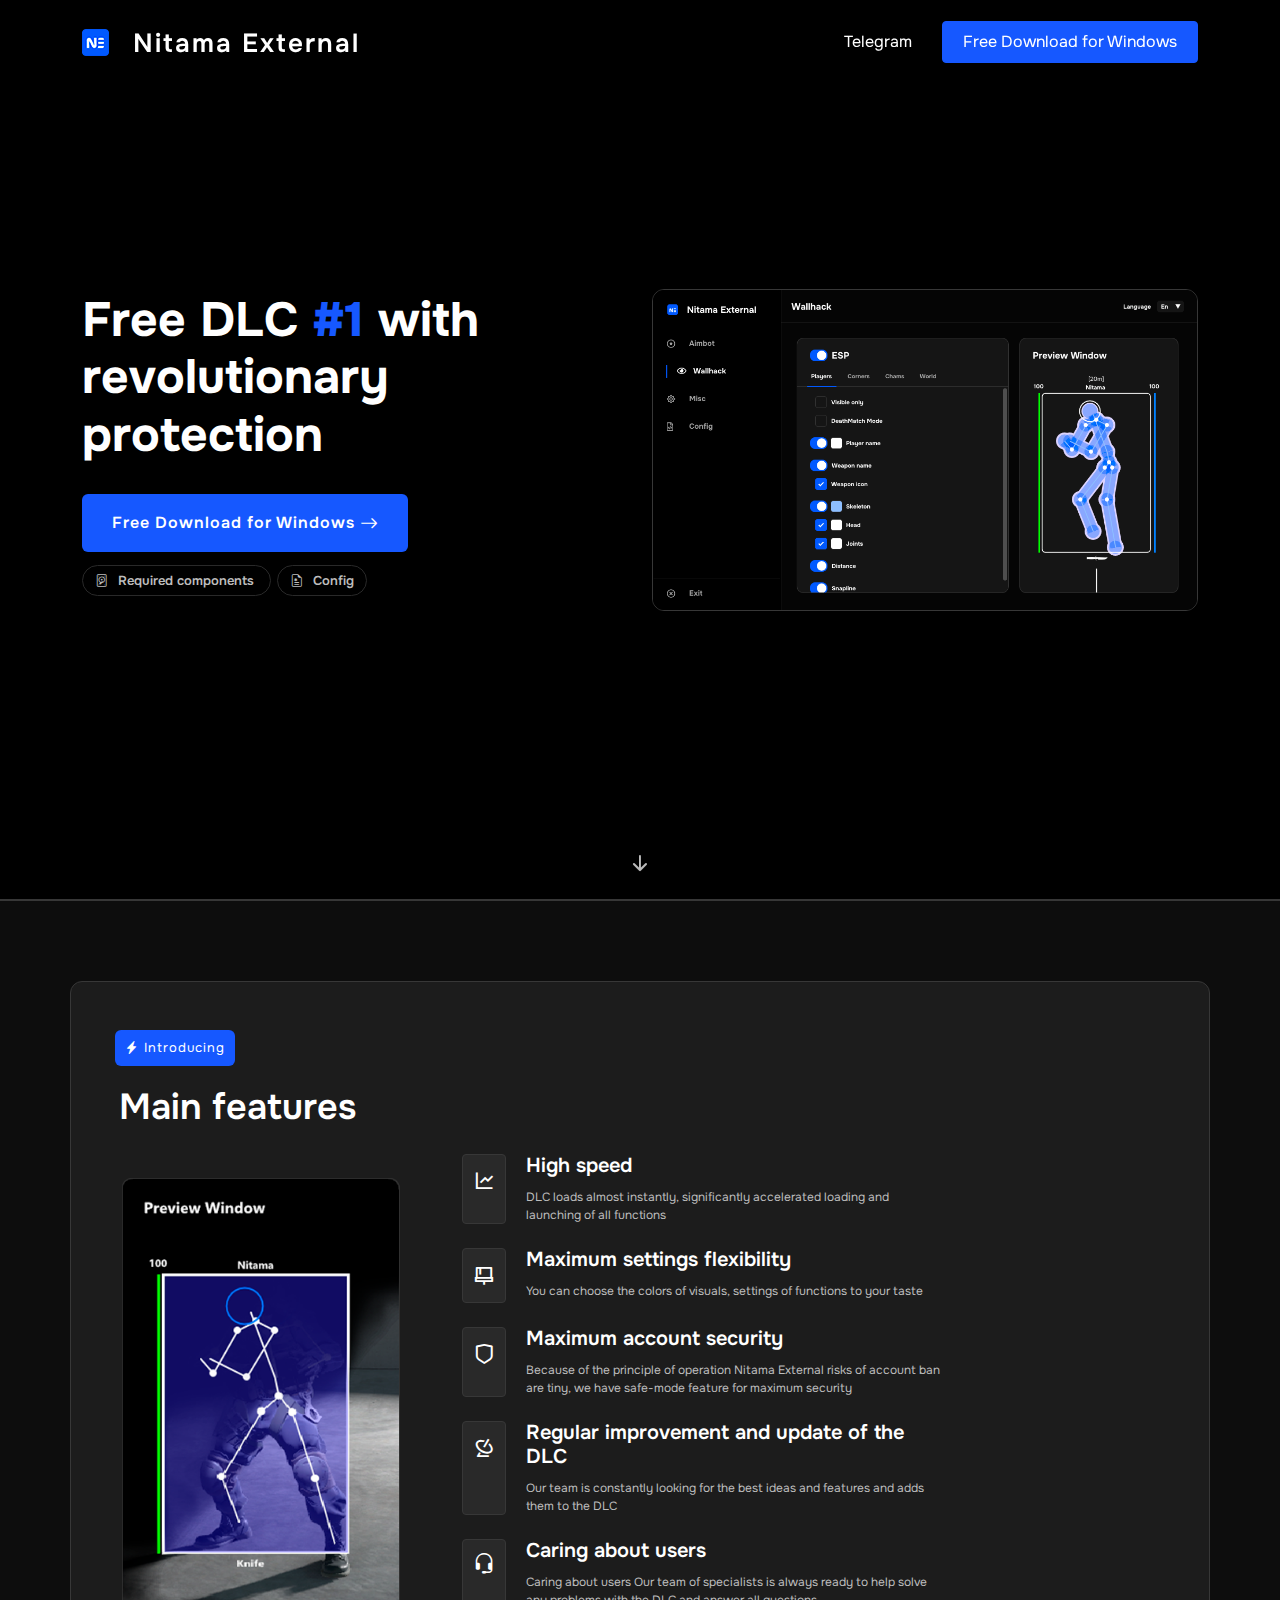
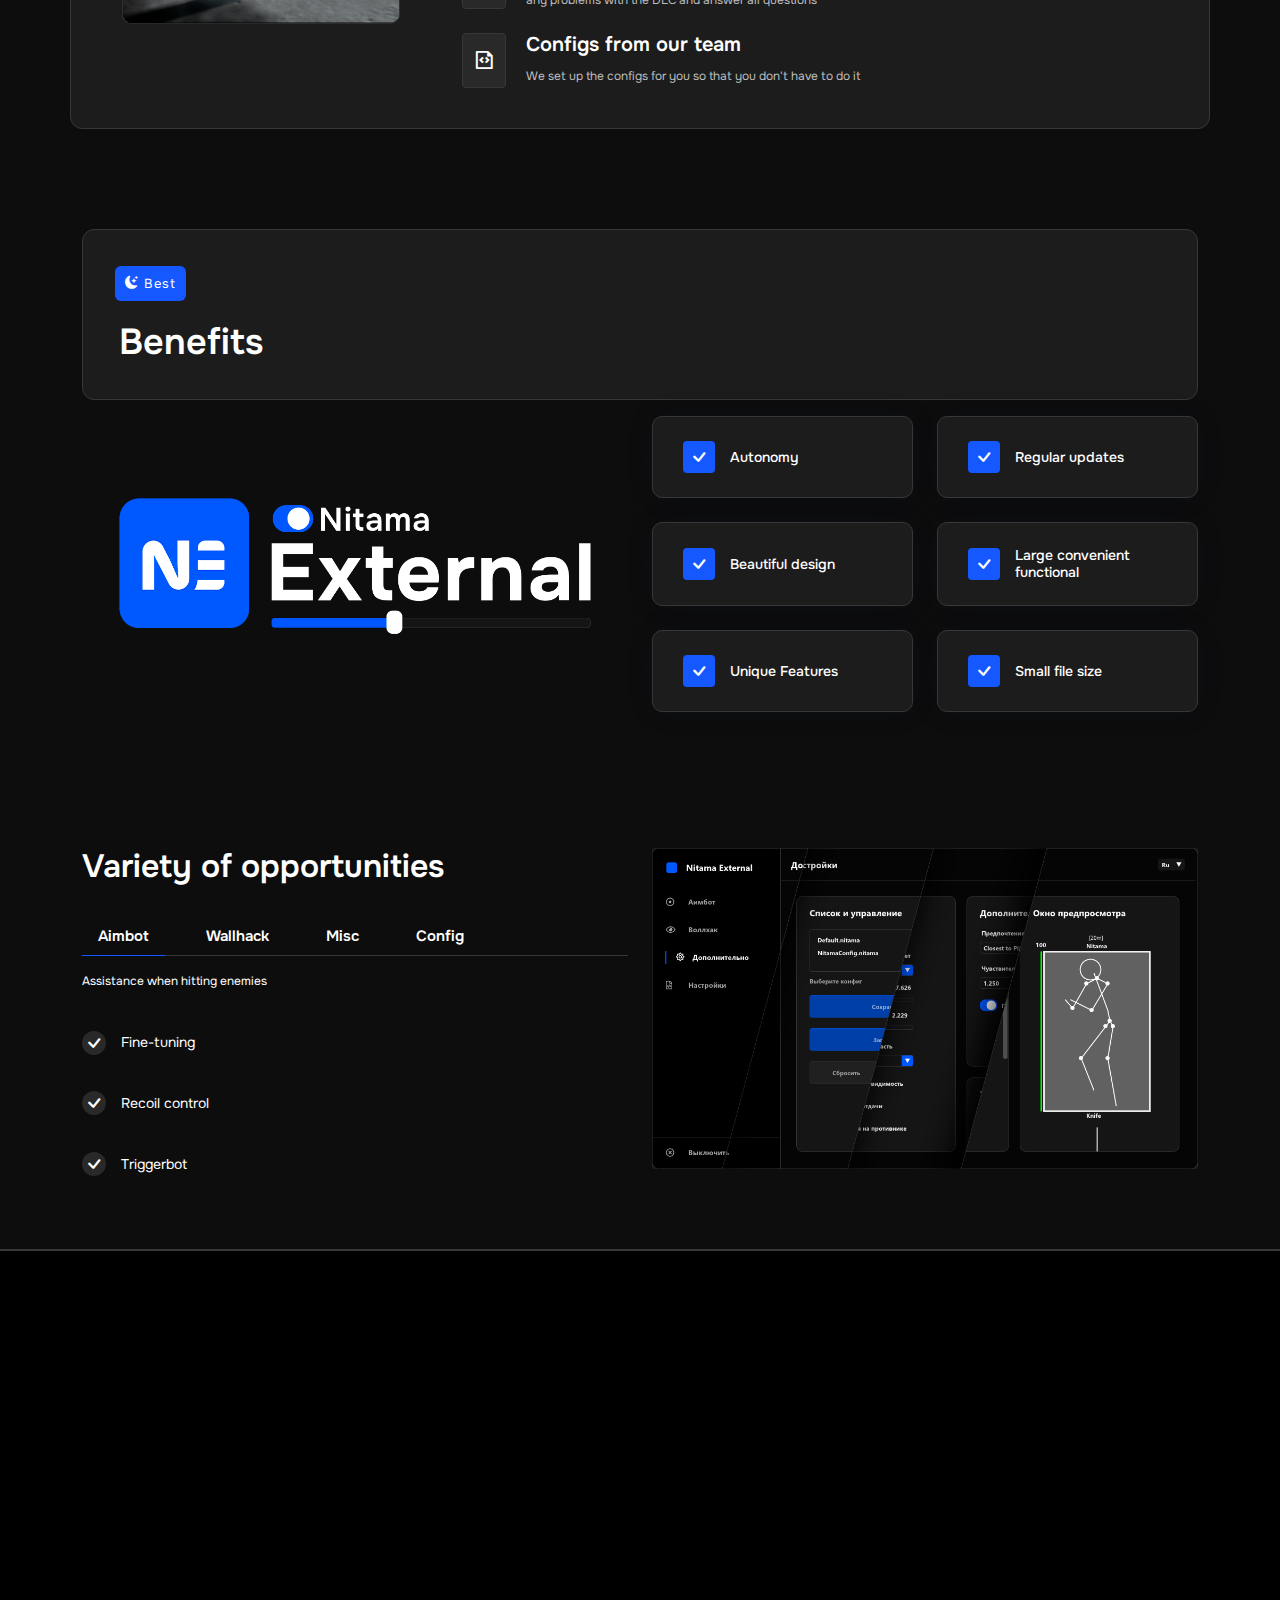
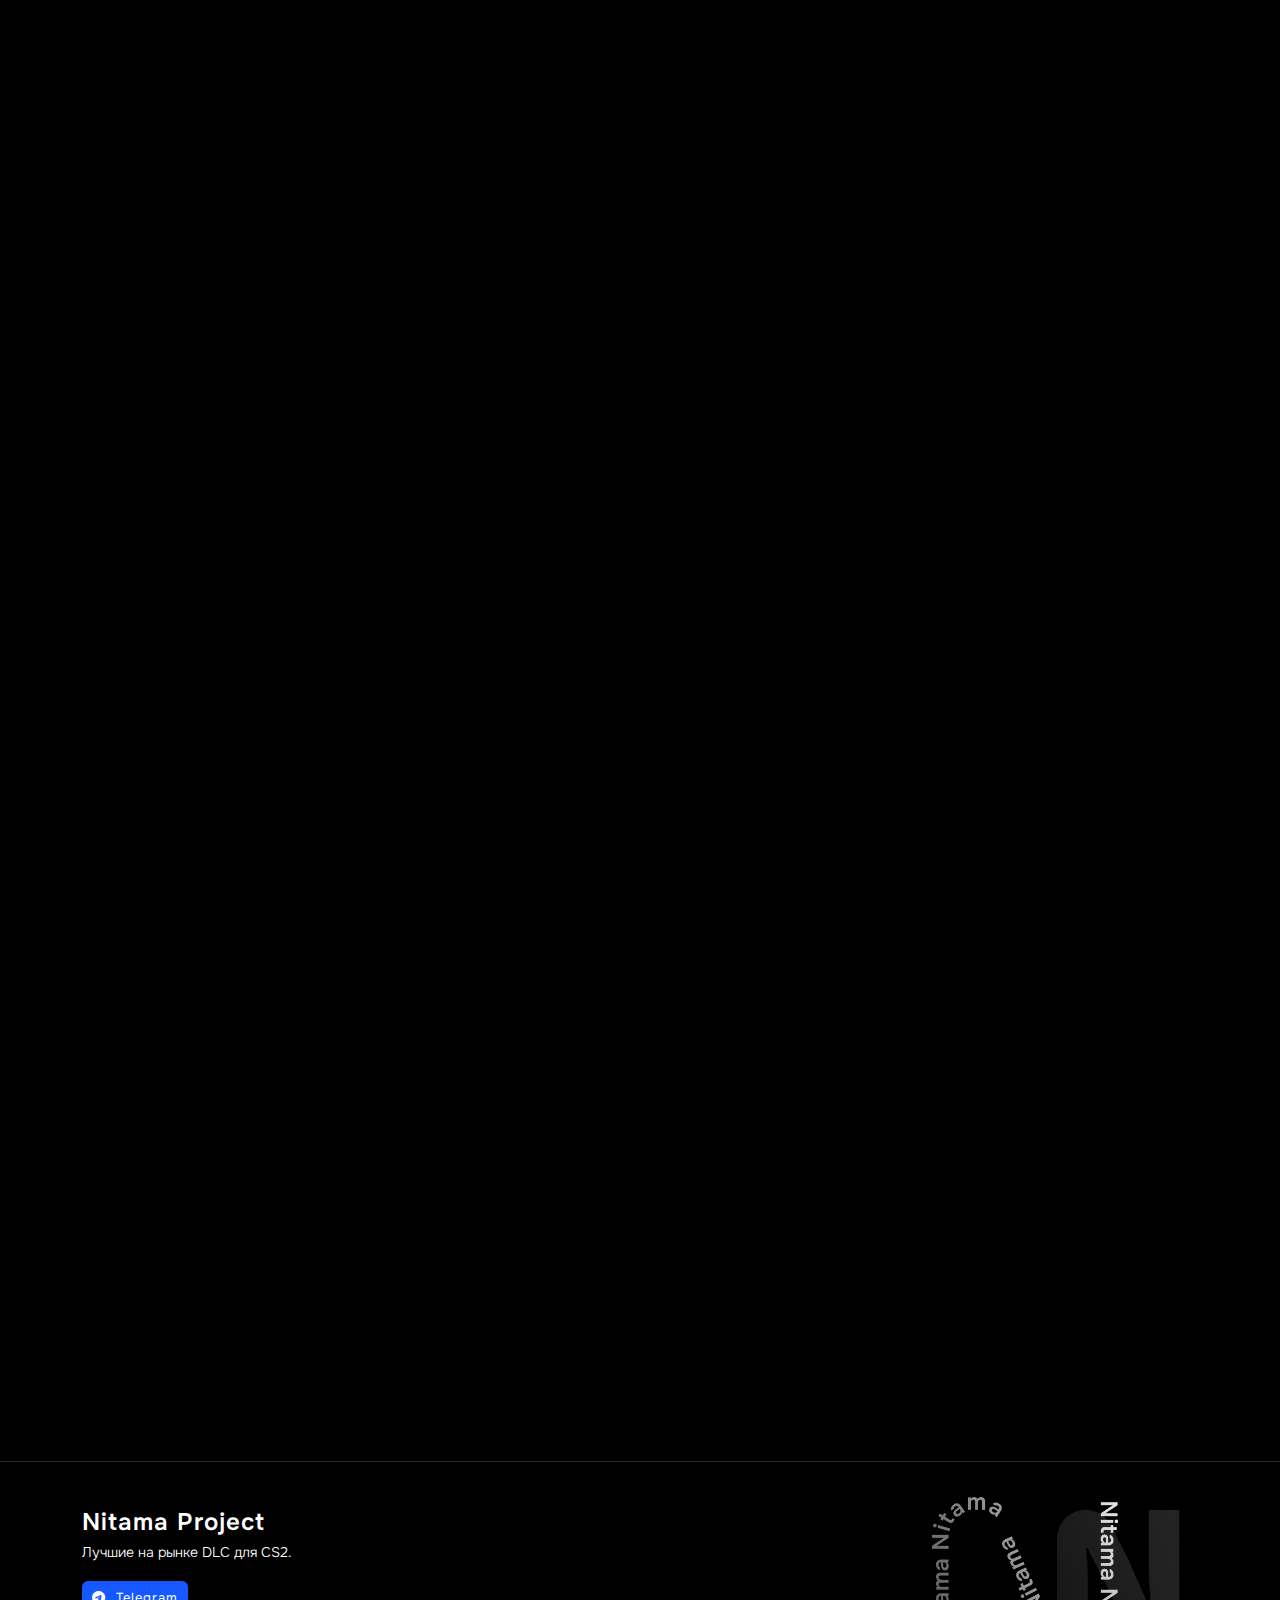
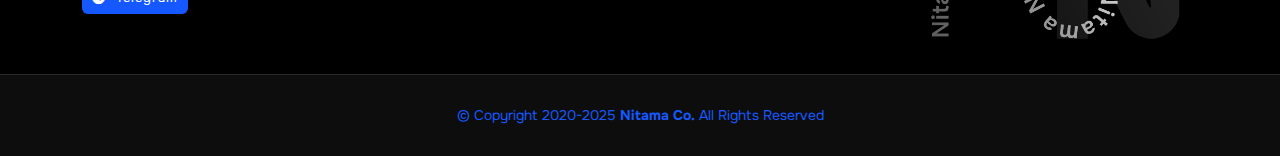
<file: index.html>
<!DOCTYPE html>
<html lang="en">

  <head>
    <title>Nitama External...</title>
    <meta content="Бесплатный лучший экстернал чит для CS:GO" name="description">
    <meta content="Cheats, CS:GO, CS 2, Читы, Кс, Го, КсГо, Soft, Лоадер, Софт, Чит, Nitama, Loader, Nitama Loader, Nitama External, Экстернал, Чит" name="keywords">

    <!-- Favicons -->
    <link href="../assets/img/favicon.png" rel="icon">
    <link href="../assets/img/apple-touch-icon.png" rel="apple-touch-icon">
  </head>
<script type="text/javascript">
  var userLang = navigator.language || navigator.userLanguage; 
if (userLang == 'ru-RU' || userLang == 'uk-UA' || userLang == 'kk-KZ') 
{
  window.location.href="ru/index.html";
}
else 
{
  window.location.href="en/index.html";
}

</script>
</body>
</html>
</file>
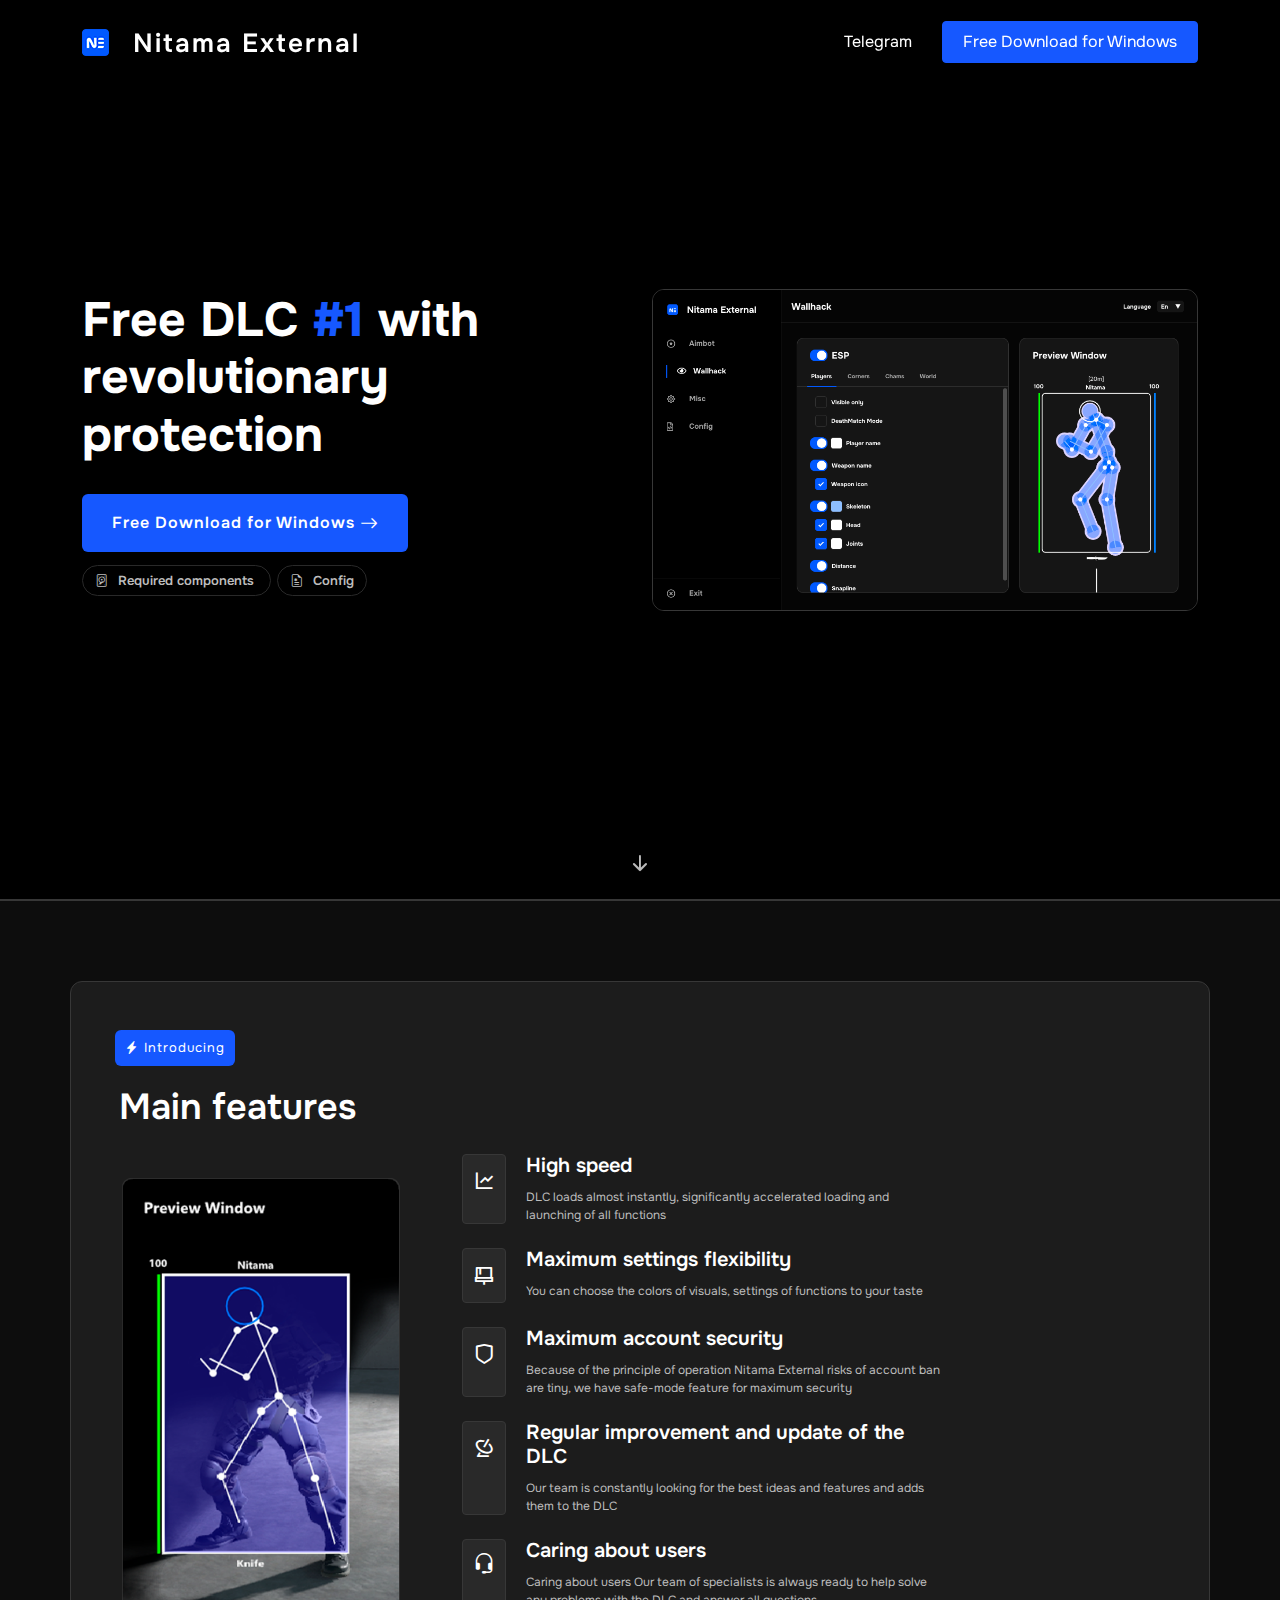
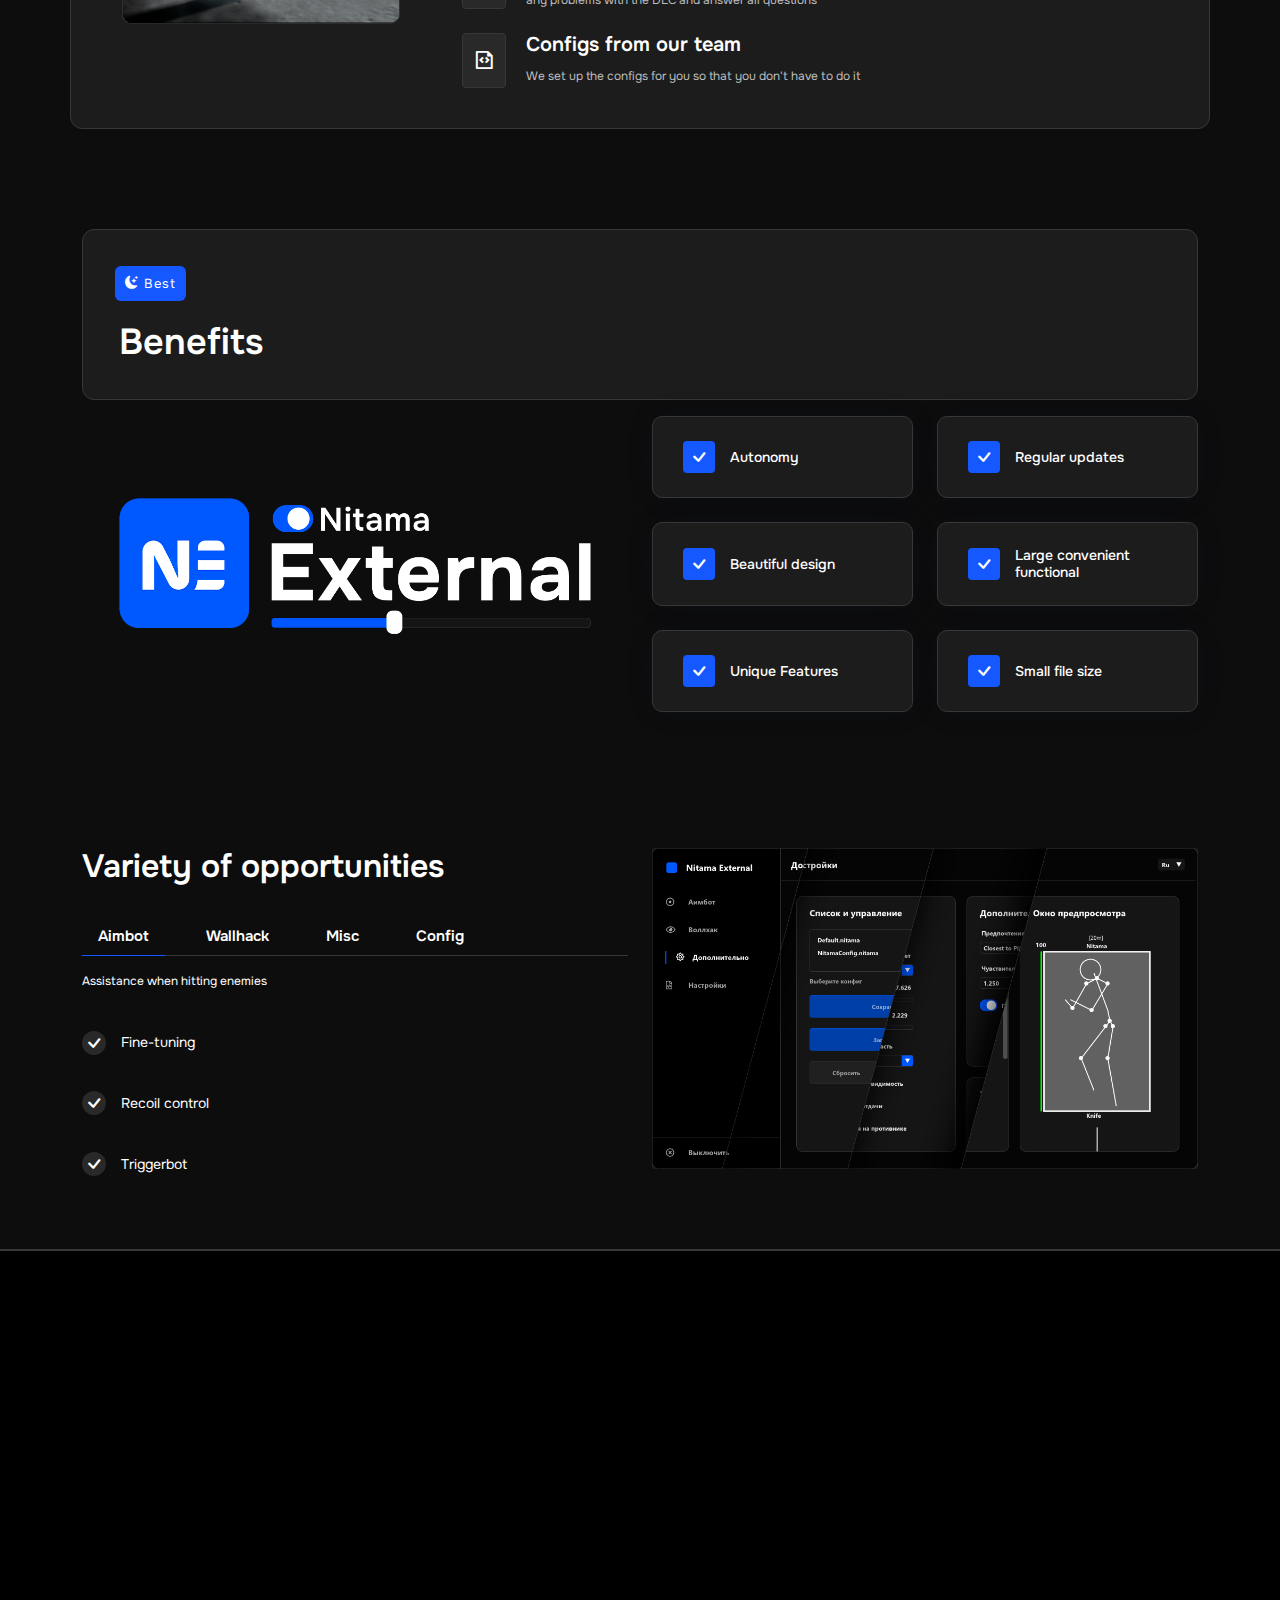
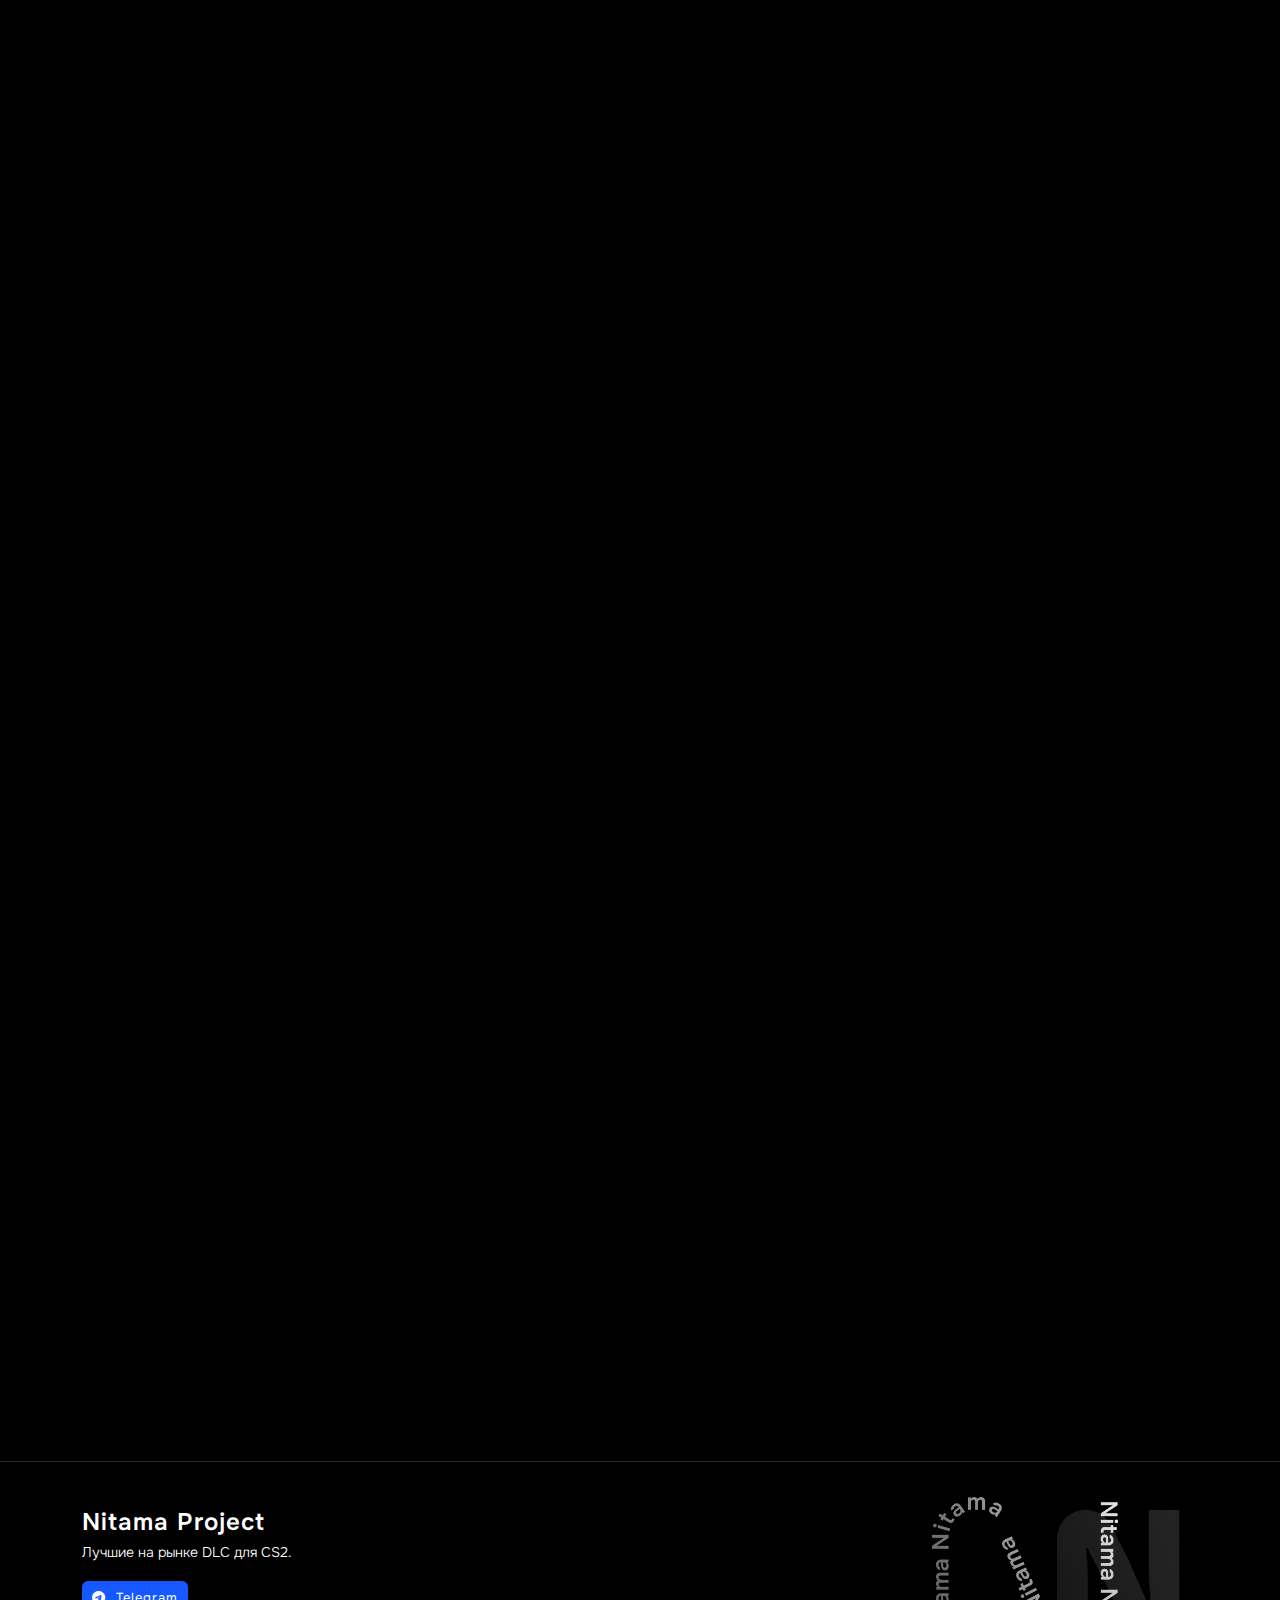
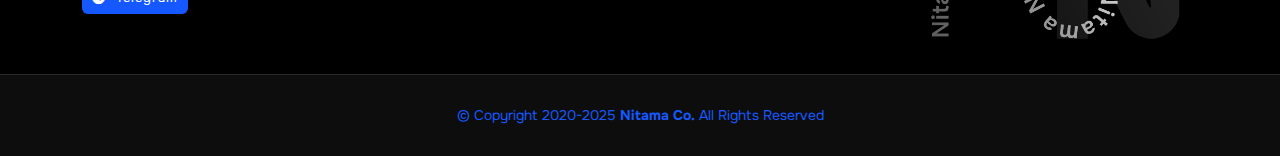
<file: en/index.html>
<!DOCTYPE html>
<html lang="en">

<head>
  <meta charset="utf-8">
  <meta content="width=device-width, initial-scale=1.0" name="viewport">

  <title>Nitama External • Main</title>
  <meta content="The beast external Cheat for CS:GO" name="description">
  <meta content="Cheats, CS:GO, CS 2, Cheats, CS, 2, CS, Soft, Cheat, Cheats, Nitama, External, Nitama External Cheat, Nitama External" name="keywords">

  <!-- Favicons -->
  <link href="../assets/img/favicon.png" rel="icon">
  <link href="../assets/img/apple-touch-icon.png" rel="apple-touch-icon">

  <!-- Google Fonts -->
  <link rel="preconnect" href="https://fonts.googleapis.com">
  <link rel="preconnect" href="https://fonts.gstatic.com" crossorigin>

  <!-- Vendor CSS Files -->
  <link href="../assets/vendor/aos/aos.css" rel="stylesheet">
  <link href="../assets/vendor/bootstrap/css/bootstrap.min.css" rel="stylesheet">
  <link href="../assets/vendor/bootstrap-icons/bootstrap-icons.css" rel="stylesheet">
  <link href="../assets/vendor/glightbox/css/glightbox.min.css" rel="stylesheet">
  <link href="../assets/vendor/remixicon/remixicon.css" rel="stylesheet">
  <link href="../assets/vendor/swiper/swiper-bundle.min.css" rel="stylesheet">

  <!-- Template Main CSS File -->
  <link href="../assets/css/style.css" rel="stylesheet">
</head>

<body>

  <!-- ======= Header ======= -->
  <header id="header" class="header fixed-top">
    <div class="container-fluid container-xl d-flex align-items-center justify-content-between">

      <a href="index.html" class="logo d-flex align-items-center">
        <img src="../assets/img/logo.png" alt="">
        <span>Nitama External</span>
      </a>

      <nav id="navbar" class="navbar">
        <ul>
          <!--<li><a href="https://t.me/nitamaproject_en">Сотрудничество</a></li>
          <li><a href="https://t.me/nitamaproject_en">Разработчикам</a></li>
          <li><a href="https://t.me/nitama_support">Контакты</a></li>-->
          <li><a href="https://t.me/nitamaproject_en">Telegram</a></li>
          <li><a class="getstarted scrollto" href="../download.html" id="downloadLink">Free Download for Windows</a></li>
        </ul>
        <i class="bi bi-list mobile-nav-toggle"></i>
      </nav><!-- .navbar -->

    </div>
  </header><!-- End Header -->

  <!-- ======= Hero Section ======= -->
  <section id="hero" class="hero d-flex align-items-center">

    <div class="container">
      <div class="row">
        <div class="col-lg-6 d-flex flex-column justify-content-center">
          <h1 data-aos="fade-up" 
              data-aos-duration="600" 
              data-aos-easing="ease-in-out">
              Free DLC <em>#1</em> with<br/> revolutionary<br/> protection
          </h1>
          
          <div data-aos="fade-up" data-aos-delay="100" data-aos-duration="600" data-aos-easing="ease-in-out">
            <div class="text-center text-lg-start">

              <a href="../download.html"  class="btn-get-started scrollto d-inline-flex align-items-center justify-content-center align-self-center" id="mainDownloadLink">
                <span>Free Download for Windows</span>
                <i class="bi bi-arrow-right"></i>
              </a>
              <!--<a href="https://t.me/nitamaproject_en/55" class="btn btn-secondary mt-2 mt-sm-0 glightbox" data-aos="fade" data-aos-delay="100" data-aos-duration="600">
                <i class="bi bi-file-earmark-medical-fill"></i>
                Конфиг
              </a>-->
              <p class="info-button">
                <a href="https://aka.ms/vs/17/release/vc_redist.x64.exe" class="scrollto" data-aos="fade" data-aos-delay="500" data-aos-duration="200">
                  <i class="bi bi-device-hdd"></i>
                  Required components
                </a>
                <a target="_blank" href="https://t.me/nitamaproject_en/55" class="scrollto" style="margin-left: 6px;" data-aos="fade" data-aos-delay="550" data-aos-duration="200">
                  <i class="bi bi-file-earmark-medical"></i> 
                  Config
                </a>
              </p>
            </div>
          </div>
        </div>
        <div class="col-lg-6 hero-img" data-aos="zoom-out" data-aos-delay="200" data-aos-duration="800" data-aos-easing="ease">
          <img src="../assets/img/en/screenshot.png" class="img-fluid" alt="">
          <!--<div class="hero-notif aos-animate">
            <p class="mb-0"><i class="bi bi-heart-fill"></i> <span style="margin-left: 5px;"></span> Большое обновление!</p>
          </div>-->
        </div>
      </div>
    </div>
    
  </section><!-- End Hero -->
  <a class="hero-arrow-down" href="#features">
    <i class="bi bi-arrow-down-short"></i>
  </a>
<!-- ======= Counts Section ======= -->


    <!-- ======= Features Section ======= -->
    <section id="features" class="features" style="background-color: var(--frame-color); border-top: 2px solid var(--border-color); border-bottom: 2px solid var(--border-color); border:-left 0px none; border:-right 0px none;">

      <div class="container">
        <div class="row feature-icons">
          <header class="section-header">
            <div class="title" style="padding-top: 12px;">
              <h2><i class="bi bi-lightning-charge-fill"></i><span style="margin-left: 5px;"></span>Introducing</h2>
              <p style="margin-bottom: 20px;">Main features</p>
          </div>
            <div class="row">

              <div class="col-xl-4 text-center">
                <img src="../assets/img/en/features-3.png" class="img-fluid p-4" alt="">
              </div>
  
              <div class="col-xl-8 d-flex content">
                <div class="row align-self-center gy-4">
  
                  <div class="col-md-8 icon-box">
                    <i class="ri-line-chart-line"></i>
                    <div>
                      <h4>High speed</h4>
                      <p>DLC loads almost instantly, significantly accelerated loading and launching of all functions</p>
                    </div>
                  </div>
  
                  
  
                  <div class="col-md-8 icon-box">
                    <i class="ri-brush-4-line"></i>
                    <div>
                      <h4>Maximum settings flexibility</h4>
                      <p>You can choose the colors of visuals, settings of functions to your taste</p>
                    </div>
                  </div>
  
                  <div class="col-md-8 icon-box">
                    <i class="ri-shield-line"></i>
                    <div>
                      <h4>Maximum account security</h4>
                      <p>Because of the principle of operation Nitama External risks of account ban are tiny, we have safe-mode feature for maximum security</p>
                    </div>
                  </div>
  
                  <div class="col-md-8 icon-box">
                    <i class="ri-radar-line"></i>
                    <div>
                      <h4>Regular improvement and update of the DLC</h4>
                      <p>Our team is constantly looking for the best ideas and features and adds them to the DLC</p>
                    </div>
                  </div>
  
                  <div class="col-md-8 icon-box">
                    <i class="bi-headset"></i>
                    <div>
                      <h4>Caring about users</h4>
                      <p>
                        Caring about users
                        Our team of specialists is always ready to help solve any problems with the DLC and answer all questions</p>
                    </div>
                  </div>
  
                  <div class="col-md-8 icon-box">
                    <i class="ri-file-code-line"></i>
                    <div>
                      <h4>Configs from our team</h4>
                      <p>We set up the configs for you so that you don't have to do it</p>
                    </div>
                  </div>
  
                  
  
                </div>
              </div>
  
            </div>
          </header>

          
        </div><!-- End Feature Icons -->
        
        <header class="section-header" >
          <div class="title">
            <h2><i class="bi bi-moon-stars-fill"></i><span style="margin-left: 5px;"></span>Best</h2>
            <p>Benefits</p>
          </div>
        </header>

        <div class="row">

          <div class="col-lg-6">
            <img src="../assets/img/features.png" class="img-fluid" alt="">
          </div>

          <div class="col-lg-6 mt-5 mt-lg-0 d-flex">
            <div class="row align-self-center gy-4">

              <div class="col-md-6">
                <div class="feature-box d-flex align-items-center">
                  <i class="bi bi-check"></i>
                  <h3>Autonomy</h3>
                </div>
              </div>

              <div class="col-md-6">
                <div class="feature-box d-flex align-items-center">
                  <i class="bi bi-check"></i>
                  <h3>Regular updates</h3>
                </div>
              </div>

              <div class="col-md-6">
                <div class="feature-box d-flex align-items-center">
                  <i class="bi bi-check"></i>
                  <h3>Beautiful design</h3>
                </div>
              </div>

              <div class="col-md-6">
                <div class="feature-box d-flex align-items-center">
                  <i class="bi bi-check"></i>
                  <h3>Large convenient functional</h3>
                </div>
              </div>

              <div class="col-md-6">
                <div class="feature-box d-flex align-items-center">
                  <i class="bi bi-check"></i>
                  <h3>Unique Features</h3>
                </div>
              </div>

              <div class="col-md-6">
                <div class="feature-box d-flex align-items-center">
                  <i class="bi bi-check"></i>
                  <h3>Small file size</h3>
                </div>
              </div>

            </div>
          </div>

        </div> <!-- / row -->
        
        

        <!-- Feature Tabs -->
        <div class="row feture-tabs">
          <div class="col-lg-6">
            <h3>Variety of opportunities</h3>

            <!-- Tabs -->
            <ul class="nav nav-pills mb-3">
              <li>
                <a class="nav-link active" data-bs-toggle="pill" href="#tab1">Aimbot</a>
              </li>
              <li>
                <a class="nav-link" data-bs-toggle="pill" href="#tab2">Wallhack</a>
              </li>
              <li>
                <a class="nav-link" data-bs-toggle="pill" href="#tab3">Misc</a>
              </li>
              <li>
                <a class="nav-link" data-bs-toggle="pill" href="#tab4">Config</a>
              </li>
            </ul><!-- End Tabs -->

            <!-- Tab Content -->
            <div class="tab-content">

              <div class="tab-pane fade show active" id="tab1">
                <p>Assistance when hitting enemies</p>
                <div class="d-flex align-items-center mb-2">
                  <i class="bi bi-check"></i>
                  <h4>Fine-tuning</h4>
                </div>
                <div class="d-flex align-items-center mb-2">
                  <i class="bi bi-check"></i>
                  <h4>Recoil control</h4>
                </div>
                <div class="d-flex align-items-center mb-2">
                  <i class="bi bi-check"></i>
                  <h4>Triggerbot</h4>
                </div>
              </div><!-- End Tab 1 Content -->

              <div class="tab-pane fade show" id="tab2">
                <p>Maximum flexible visual game settings</p>
                <div class="d-flex align-items-center mb-2">
                  <i class="bi bi-check"></i>
                  <h4>Stroke, health display, etc.</h4>
                </div>
                <div class="d-flex align-items-center mb-2">
                  <i class="bi bi-check"></i>
                  <h4>Color and type settings</h4>
                </div>
                <div class="d-flex align-items-center mb-2">
                  <i class="bi bi-check"></i>
                  <h4>Settings preview</h4>
                </div>
              </div><!-- End Tab 2 Content -->

              <div class="tab-pane fade show" id="tab3">
                <p>Additional settings</p>
                <div class="d-flex align-items-center mb-2">
                  <i class="bi bi-check"></i>
                  <h4>DLC Settings</h4>
                </div>
                <div class="d-flex align-items-center mb-2">
                  <i class="bi bi-check"></i>
                  <h4>Recodring bypass</h4>
                </div>
              </div><!-- End Tab 3 Content -->

              <div class="tab-pane fade show" id="tab4">
                <p>Saving and loading DLC settings</p>
              </div><!-- End Tab 3 Content -->
            </div>

          </div>

          <div class="col-lg-6">
            <img src="../assets/img/ru/features-2.png" class="img-fluid" id="tab1">
          </div>

        </div><!-- End Feature Tabs -->
        <!-- Feature Icons -->
      </div>

    </section><!-- End Features Section -->
    <section id="counts" class="counts">
      <div class="container" data-aos="fade-up" data-aos-duration="300">

        <div class="row gy-4">

          <div class="col-lg-3 col-md-6">
            <div class="count-box">
              <i class="bi bi-people-fill"></i>
              <div>
                <span data-purecounter-start="0" data-purecounter-end="1853" data-purecounter-duration="1.2" class="purecounter"></span>
                <p>And more users</p>
              </div>
            </div>
          </div>

          <div class="col-lg-3 col-md-6">
            <div class="count-box">
              <i class="bi bi-emoji-smile-fill"></i>
              <div>
                <span>5+</span>
                <p>Years on the market</p>
              </div>
            </div>
          </div>

          <div class="col-lg-3 col-md-6">
            <div class="count-box">
              <i class="bi bi-briefcase-fill"></i>
              <div>
                <span data-purecounter-start="0" data-purecounter-end="4" data-purecounter-duration="1" class="purecounter"></span>
                <p>Members of the team</p>
              </div>
            </div>
          </div>

          <div class="col-lg-3 col-md-6">
            <div class="count-box">
              <i class="bi bi-database-fill-gear"></i>
              <div>
                <span data-purecounter-start="0" data-purecounter-end="26" data-purecounter-duration="1" class="purecounter"></span>
                <p>Updates</p>
              </div>
            </div>
          </div>

        </div>

      </div>
    </section><!-- End Counts Section -->
  <main id="main">




    

    <!-- ======= Portfolio Section ======= -->
    <section id="portfolio" class="portfolio">

      <div class="container" data-aos="fade-up" data-aos-duration="500">

        <header class="section-header" style="margin-bottom: 40px; background-color: var(--frame-color);">
          <div class="title">
            <h2><i class="bi bi-toggle-on"></i><span style="margin-left: 5px;"></span>
              How does it feel in-game?</h2>
            <p>See for yourself :)</p>
          </div>
        </header>

        <!--<div class="row" data-aos="fade-up" data-aos-delay="100">
          <div class="col-lg-12 d-flex justify-content-center">
            <ul id="portfolio-flters">
              <li data-filter=".filter-loader">Лоадер</li>
              <li data-filter=".filter-game">Игра</li>
            </ul>
          </div>
        </div>-->

        <div class="row gy-4 portfolio-container" data-aos="fade-up" data-aos-delay="200">

          <div class="col-lg-4 col-md-6 portfolio-item filter-loader">
            <div class="portfolio-wrap">
              <img src="../assets/img/en/screenshots/1.png" class="img-fluid" alt="">
              <div class="portfolio-info">
                <h4></h4>
                <div class="portfolio-links">
                  <a href="../assets/img/en/screenshots/1.png" data-gallery="portfolioGallery" class="portfokio-lightbox"><i class="ri-zoom-in-line"></i></a>
                </div>
              </div>
            </div>
          </div>

          <div class="col-lg-4 col-md-6 portfolio-item filter-loader">
            <div class="portfolio-wrap">
              <img src="../assets/img/en/screenshots/2.png" class="img-fluid" alt="">
              <div class="portfolio-info">
                <h4></h4>
                <div class="portfolio-links">
                  <a href="../assets/img/en/screenshots/2.png" data-gallery="portfolioGallery" class="portfokio-lightbox"><i class="ri-zoom-in-line"></i></a>
                </div>
              </div>
            </div>
          </div>

          <div class="col-lg-4 col-md-6 portfolio-item filter-loader">
            <div class="portfolio-wrap">
              <img src="../assets/img/en/screenshots/3.png" class="img-fluid" alt="">
              <div class="portfolio-info">
                <h4></h4>
                <div class="portfolio-links">
                  <a href="../assets/img/en/screenshots/3.png" data-gallery="portfolioGallery" class="portfokio-lightbox"><i class="ri-zoom-in-line"></i></a>
                </div>
              </div>
            </div>
          </div>

      </div>

    </section><!-- End Portfolio Section -->

    
    <!-- ======= About Section ======= -->
    <section id="about" class="about">

      <div class="container" data-aos="fade-up">
        <div class="row gx-0">

          <div class="col-lg-6 d-flex flex-column justify-content-center" data-aos="fade-up" data-aos-delay="200">
            <div class="content">
              <h3>THE LATEST BIG NEWS</h3>
              <h2>Nitama is back with the new DLC!</h2>
              <p>
                A redesigned interface, faster work, library updates and much more awaits you in the new version!
              </p>
              <div class="text-center text-lg-start">
                <a href="https://t.me/nitamaproject_en" target="_blank" class="btn-read-more d-inline-flex align-items-center justify-content-center align-self-center">
                  <span>
                    Learn more
                  </span>
                  <i class="bi bi-arrow-right"></i>
                </a>
              </div>
            </div>
          </div>

          <div class="col-lg-6 d-flex align-items-center" data-aos="zoom-out" data-aos-delay="200">
            <img src="../assets/img/en/screenshot.png" class="img-fluid" alt="">
          </div>

        </div>
      </div>

    </section><!-- End About Section -->
    
<!-- ======= F.A.Q Section ======= -->
<section id="faq" class="faq">

  <div class="container" data-aos="fade-up">

    <header class="section-header" style="background-color: var(--frame-color);">
      <div class="title">
        <h2><i class="bi bi-info-lg"></i><span style="margin-left: 5px;"></span>Info</h2>
        <p>Frequently asked questions</p>
      </div>

      <div class="row" style="margin: 20px;">
        <div class="col-lg-full">
          <!-- F.A.Q List 1-->
          <div class="accordion accordion-flush" id="faqlist1">

            <!--<div class="accordion-item">
              <h2 class="accordion-header">
                <button class="accordion-button collapsed" type="button" data-bs-toggle="collapse" data-bs-target="#faq-content-1">
                Как установить нужные компоненты для корректной работы Nitama External?
                </button>
              </h2>
              <div id="faq-content-1" class="accordion-collapse collapse" data-bs-parent="#faqlist1">
                <div class="accordion-body">
                  Cкачайте и установите этот файл: <span style="margin-left: 5px;"></span> <a target="_blank" style="font-weight: bold;" href="https://aka.ms/vs/17/release/vc_redist.x64.exe">Сpp Runtime</a>
                </div>
              </div>
            </div>-->

            <div class="accordion-item">
              <h2 class="accordion-header">
                <button class="accordion-button collapsed" type="button" data-bs-toggle="collapse" data-bs-target="#faq-content-2">
                  Are there any viruses in the DLC?
                </button>
              </h2>
              <div id="faq-content-2" class="accordion-collapse collapse" data-bs-parent="#faqlist1">
                <div class="accordion-body">
                  The cheat does not contain any malware.
                </div>
                <div class="accordion-body">
                  The percentage that can be shown in red on services like VirusTotal is due to the fact that the cheat is embedded in the game process (this is how cheats are designed). You can read about each detection on the Internet, in particular it says: GameHack - which is what cheat means.
                </div>
              </div>
            </div>
            <div class="accordion-item">
              <h2 class="accordion-header">
                <button class="accordion-button collapsed" type="button" data-bs-toggle="collapse" data-bs-target="#faq2-content-1">
                  I installed all the components, but the DLC still does not work / does not work correctly
                </button>
              </h2>
              <div id="faq2-content-1" class="accordion-collapse collapse" data-bs-parent="#faqlist2">
                <div class="accordion-body">
                  A detailed article with solutions to possible problems <a style="font-weight: bold;" href="help.html">Here</a>
                </div>
              </div>
            </div>

            <div class="accordion-item">
              <h2 class="accordion-header">
                <button class="accordion-button collapsed" type="button" data-bs-toggle="collapse" data-bs-target="#faq2-content-3">
                  How can I contact you for business matters?
                </button>
              </h2>
              <div id="faq2-content-3" class="accordion-collapse collapse" data-bs-parent="#faqlist2">
                <div class="accordion-body">
                  <a target="_blank" style="font-weight: bold;" href="https://t.me/nitama_support">https://t.me/nitama_support</a>
                </div>
              </div>
            </div>
          </div>
        </div>
    </header>

    
      

    </div>

  </div>

</section><!-- End F.A.Q Section -->




  </main><!-- End #main -->

  <!-- ======= Footer ======= -->
  <footer id="footer" class="footer">

    

    <div class="footer-top">
      <div class="container">
        <div class="row gy-4">
          <div class="col-lg-4 col-md-6 footer-info">
            <a href="index.html" class="logo d-flex align-items-center">
              
              <span>Nitama Project</span>
            </a>
            <div class="footer-contact">
              
              <p>Лучшие на рынке DLC для CS2.</p>
              <!--<p>New York, NY 535022</p>
              <p class="mt-3"><strong>Phone:</strong> <span>+1 5589 55488 55</span></p>
              <p><strong>Email:</strong> <span>info@example.com</span></p>-->
            </div>
            <div class="social-links mt-3">
              <a href="https://t.me/nitamaproject_en" target="_blank" class="twitter"><i class="bi bi-telegram"></i><span style="margin-left: 10px;"></span>Telegram</a>
            </div>
          </div>
  
          <!--<div class="col-lg-2 col-md-3 footer-links">
            <h4>Useful Links</h4>
            <ul>
              <li><i class="bi bi-chevron-right"></i> <a href="#">Home</a></li>
              <li><i class="bi bi-chevron-right"></i> <a href="#">About us</a></li>
              <li><i class="bi bi-chevron-right"></i> <a href="#">Services</a></li>
              <li><i class="bi bi-chevron-right"></i> <a href="#">Terms of service</a></li>
            </ul>
          </div>
  
          <div class="col-lg-2 col-md-3 footer-links">
            <h4>Our Services</h4>
            <ul>
              <li><i class="bi bi-chevron-right"></i> <a href="#">Web Design</a></li>
              <li><i class="bi bi-chevron-right"></i> <a href="#">Web Development</a></li>
              <li><i class="bi bi-chevron-right"></i> <a href="#">Product Management</a></li>
              <li><i class="bi bi-chevron-right"></i> <a href="#">Marketing</a></li>
            </ul>
          </div>
  
          <div class="col-lg-4 col-md-12">
            <h4>Follow Us</h4>
            <p>Cras fermentum odio eu feugiat lide par naso tierra videa magna derita valies</p>
            <div class="social-links d-flex">
              <a href=""><i class="bi bi-twitter-x"></i></a>
              <a href=""><i class="bi bi-facebook"></i></a>
              <a href=""><i class="bi bi-instagram"></i></a>
              <a href=""><i class="bi bi-linkedin"></i></a>
            </div>
          </div>-->
  
        </div>
      </div>
    </div>

    <div class="container">
      <div class="copyright">
        &copy; Copyright 2020-2025 <strong><span>Nitama Co.</span></strong> All Rights Reserved
      </div>
    </div>
  </footer><!-- End Footer -->

  <a href="#" class="back-to-top d-flex align-items-center justify-content-center"><i class="bi bi-arrow-up-short"></i></a>

  <!-- Vendor JS Files -->
  <script src="assets/vendor/purecounter/purecounter_vanilla.js"></script>
  <script src="assets/vendor/aos/aos.js"></script>
  <script src="assets/vendor/bootstrap/js/bootstrap.bundle.min.js"></script>
  <script src="assets/vendor/glightbox/js/glightbox.min.js"></script>
  <script src="assets/vendor/isotope-layout/isotope.pkgd.min.js"></script>
  <script src="assets/vendor/swiper/swiper-bundle.min.js"></script>
  <script src="assets/vendor/php-email-form/validate.js"></script>
<!-- Yandex.Metrika counter -->
<script type="text/javascript" >
  (function(m,e,t,r,i,k,a){m[i]=m[i]||function(){(m[i].a=m[i].a||[]).push(arguments)};
  m[i].l=1*new Date();
  for (var j = 0; j < document.scripts.length; j++) {if (document.scripts[j].src === r) { return; }}
  k=e.createElement(t),a=e.getElementsByTagName(t)[0],k.async=1,k.src=r,a.parentNode.insertBefore(k,a)})
  (window, document, "script", "https://mc.yandex.ru/metrika/tag.js", "ym");

  ym(96970076, "init", {
       clickmap:true,
       trackLinks:true,
       accurateTrackBounce:true
  });

const queryString = window.location.search;

const urlParams = new URLSearchParams(queryString);
const refValue = urlParams.get('ref');
const link = document.getElementById('downloadLink');
if (refValue) {
    const baseHref = link.href;
    link.href = `${baseHref}?ref=${refValue}`;
}

const mainLink = document.getElementById('mainDownloadLink');
if (refValue) {
    const baseHref = mainLink.href;
    mainLink.href = `${baseHref}?ref=${refValue}`;
}
</script>
<noscript><div><img src="https://mc.yandex.ru/watch/96970076" style="position:absolute; left:-9999px;" alt="" /></div></noscript>
<!-- /Yandex.Metrika counter -->
  <!-- Template Main JS File -->
  <script src="assets/js/main.js"></script>

</body>

</html>
</file>
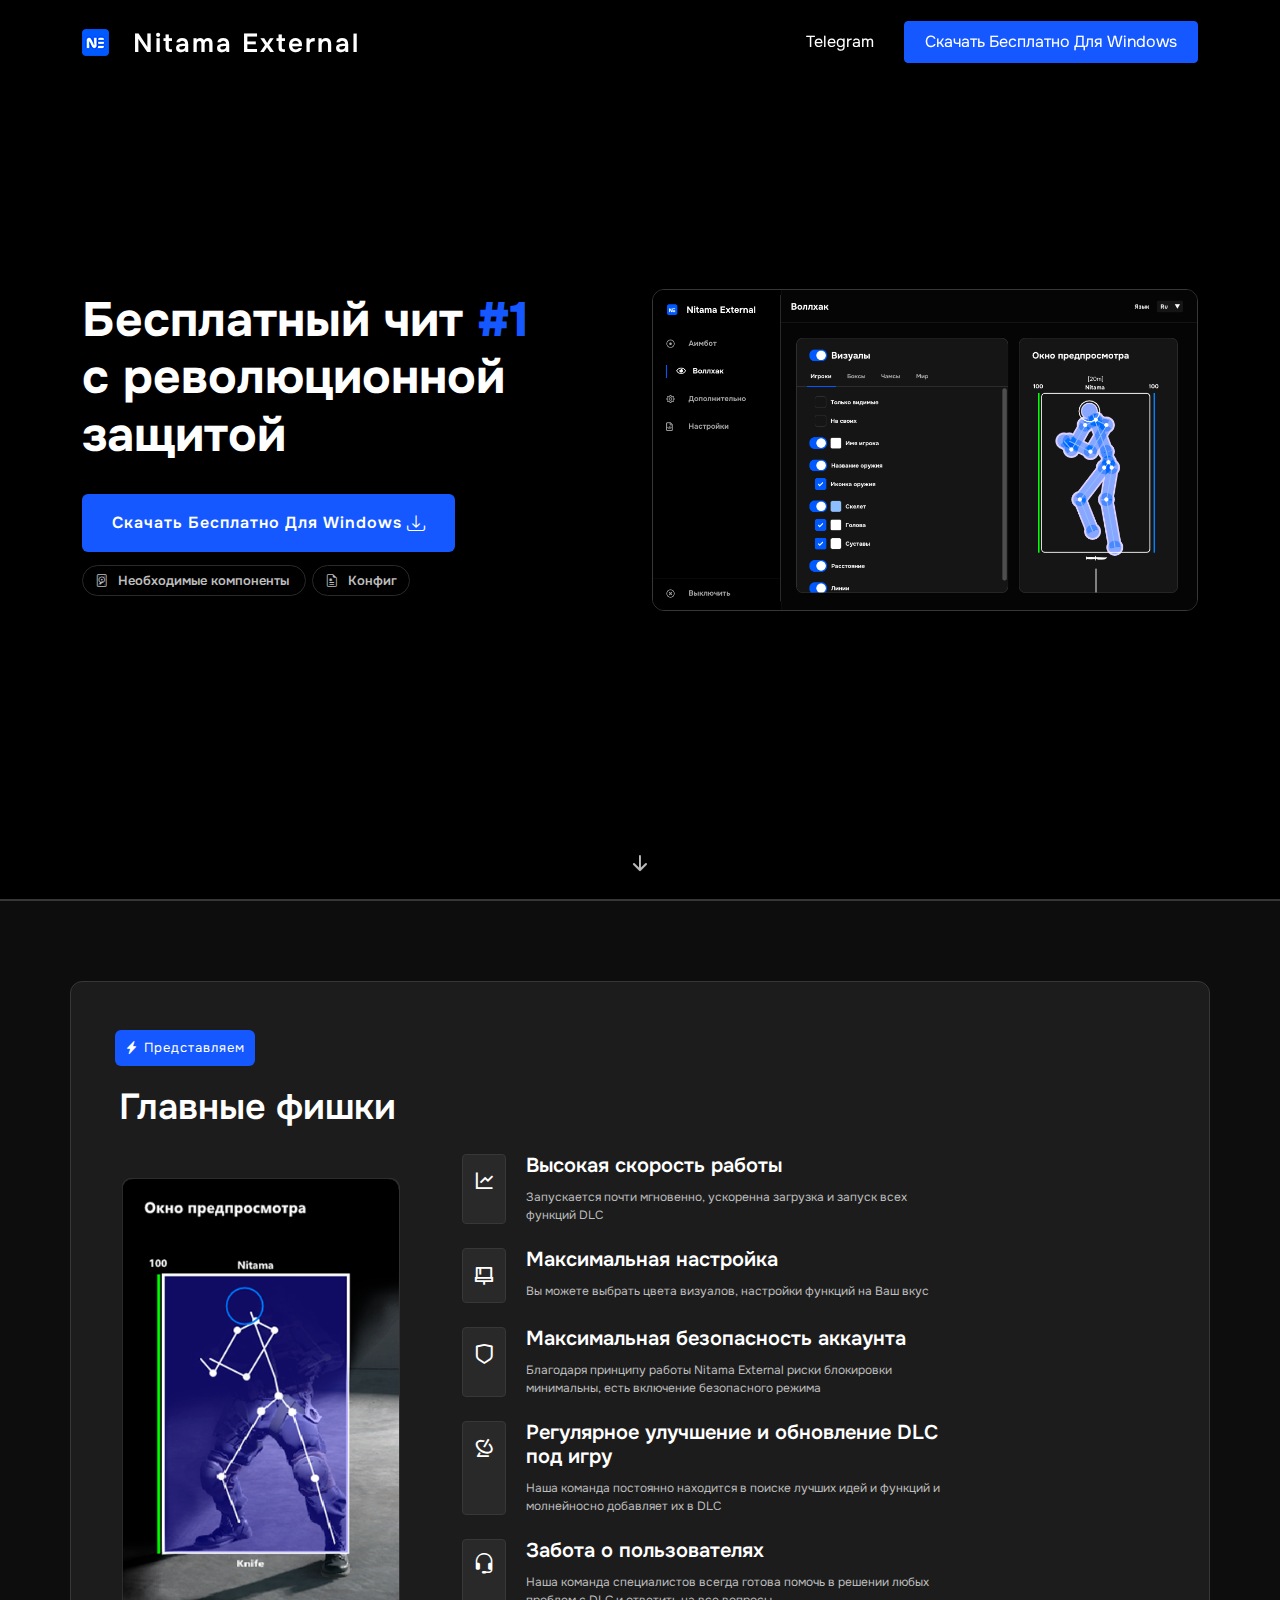
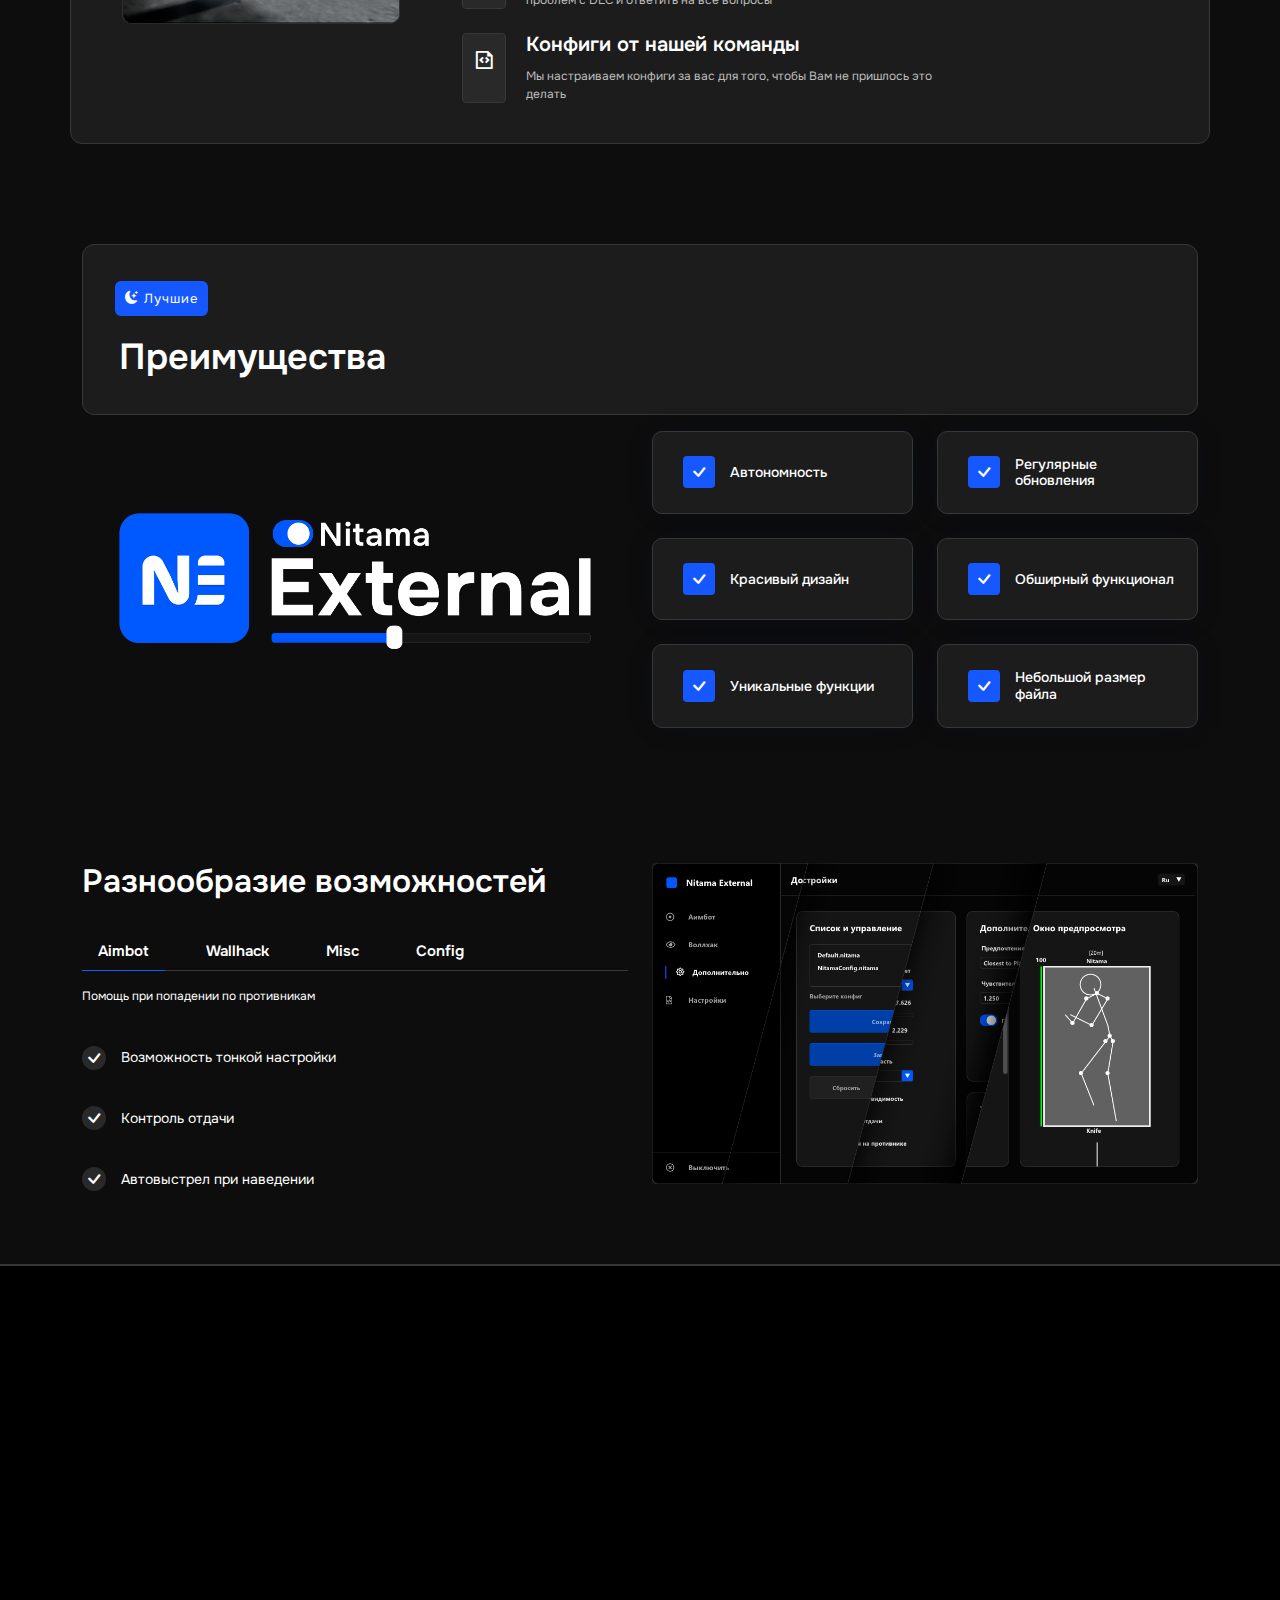
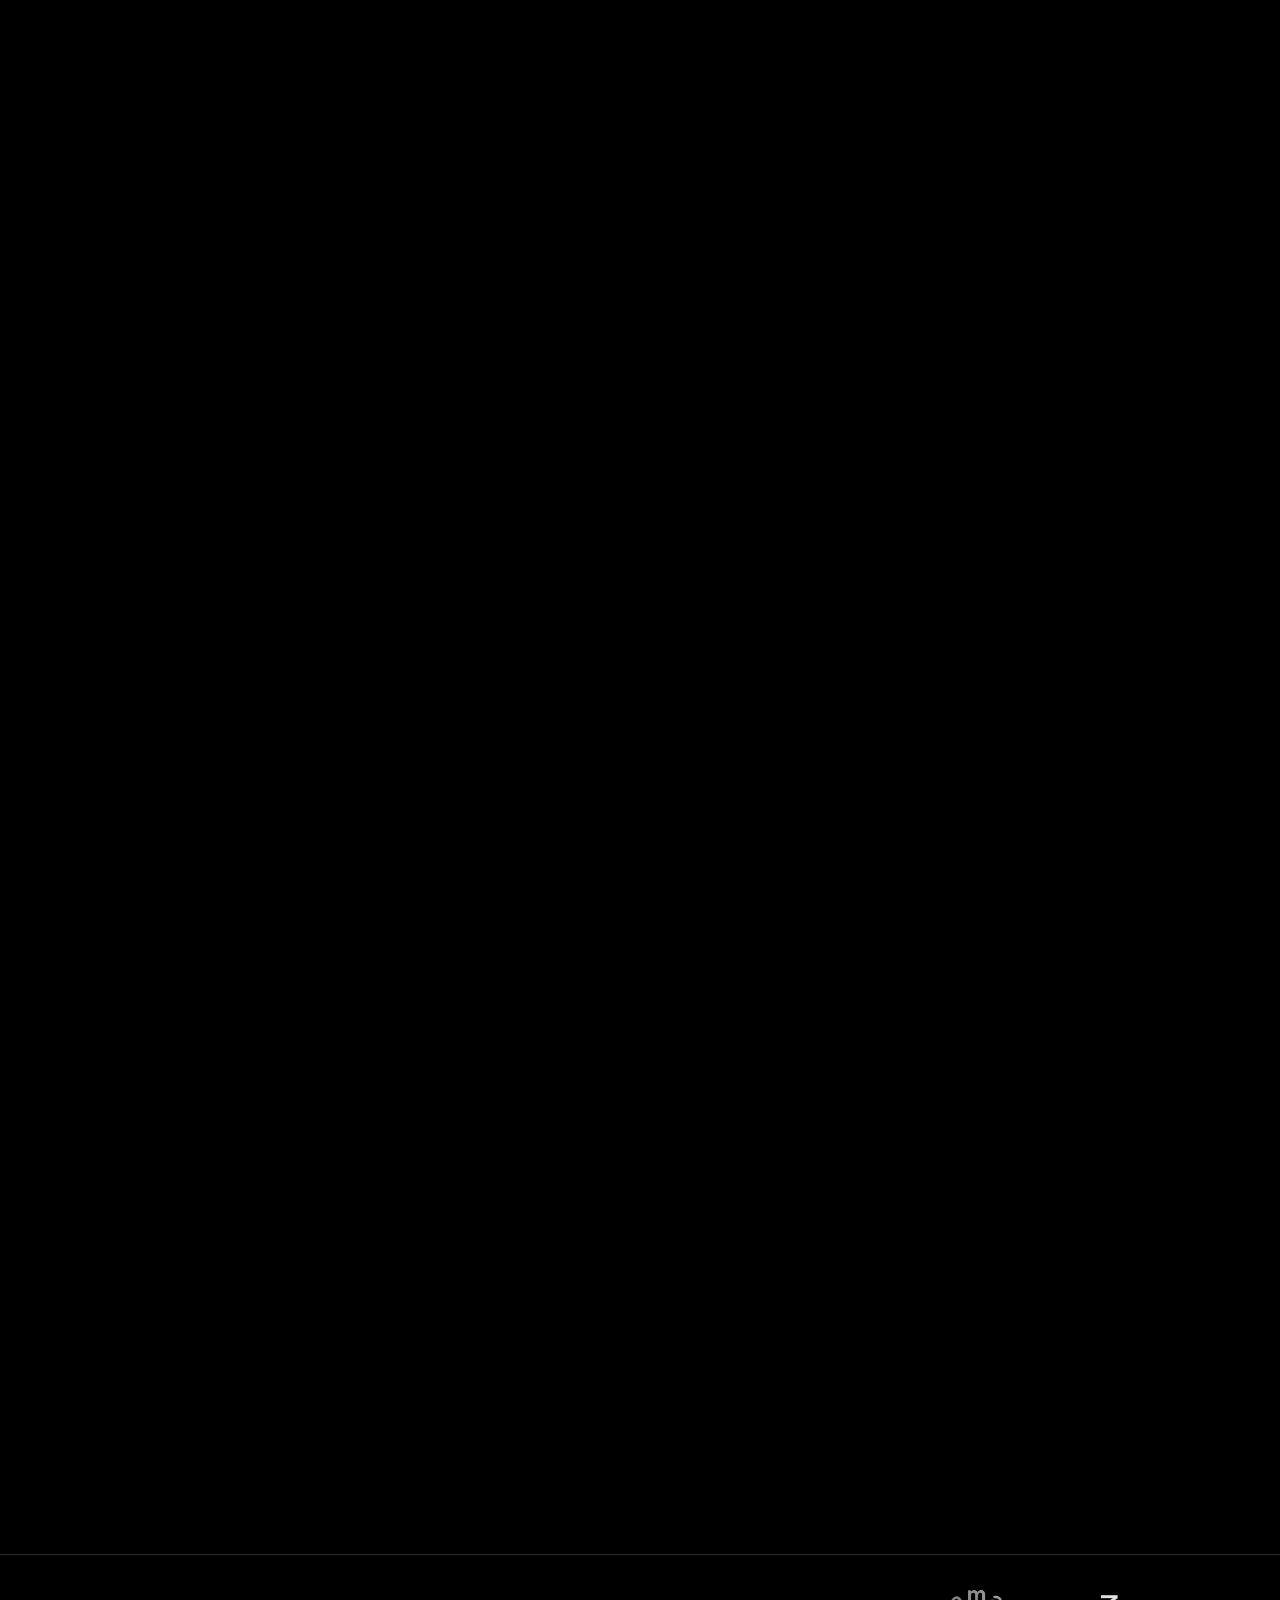
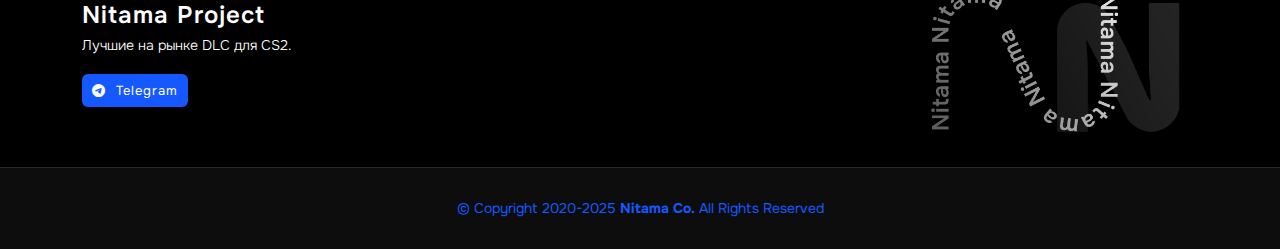
<file: ru/index.html>
<!DOCTYPE html>
<html lang="ru">

<head>
  <meta charset="utf-8">
  <meta content="width=device-width, initial-scale=1.0" name="viewport">

  <title>Nitama External • Главная</title>
  <meta content="Бесплатный лучший экстернал чит для CS:GO" name="description">
  <meta content="Cheats, CS:GO, CS 2, Читы, Кс, Го, КсГо, Soft, Лоадер, Софт, Чит, Nitama, Loader, Nitama Loader, Nitama External, Экстернал, Чит" name="keywords">

  <!-- Favicons -->
  <link href="../assets/img/favicon.png" rel="icon">
  <link href="../assets/img/apple-touch-icon.png" rel="apple-touch-icon">

  <!-- Google Fonts -->
  <link rel="preconnect" href="https://fonts.googleapis.com">
  <link rel="preconnect" href="https://fonts.gstatic.com" crossorigin>

  <!-- Vendor CSS Files -->
  <link href="../assets/vendor/aos/aos.css" rel="stylesheet">
  <link href="../assets/vendor/bootstrap/css/bootstrap.min.css" rel="stylesheet">
  <link href="../assets/vendor/bootstrap-icons/bootstrap-icons.css" rel="stylesheet">
  <link href="../assets/vendor/glightbox/css/glightbox.min.css" rel="stylesheet">
  <link href="../assets/vendor/remixicon/remixicon.css" rel="stylesheet">
  <link href="../assets/vendor/swiper/swiper-bundle.min.css" rel="stylesheet">

  <!-- Template Main CSS File -->
  <link href="../assets/css/style.css" rel="stylesheet">
</head>

<body>

  <!-- ======= Header ======= -->
  <header id="header" class="header fixed-top">
    <div class="container-fluid container-xl d-flex align-items-center justify-content-between">

      <a href="index.html" class="logo d-flex align-items-center">
        <img src="../assets/img/logo.png" alt="">
        <span>Nitama External</span>
      </a>

      <nav id="navbar" class="navbar">
        <ul>
          <!--<li><a href="https://t.me/nitamaproject">Сотрудничество</a></li>
          <li><a href="https://t.me/nitamaproject">Разработчикам</a></li>
          <li><a href="https://t.me/nitama_support">Контакты</a></li>-->
          <li><a href="https://t.me/nitamaproject">Telegram</a></li>
          <!--<li><a href="../download.html">Скачать Бесплатно</a></li>-->
          <li><a class="getstarted scrollto" href="https://www.dropbox.com/scl/fi/29bcsyazg2ofaos7io8zx/nitamaexternal.zip?rlkey=gcl9gk9dbsezdp6cf19sph7hv&st=12ojemxh&dl=1" id="downloadLink">Скачать Бесплатно Для Windows</a></li>
        </ul>
        <i class="bi bi-list mobile-nav-toggle"></i>
      </nav><!-- .navbar -->

    </div>
  </header><!-- End Header -->

  <!-- ======= Hero Section ======= -->
  <section id="hero" class="hero d-flex align-items-center">

    <div class="container">
      <div class="row">
        <div class="col-lg-6 d-flex flex-column justify-content-center">
          <h1 data-aos="fade-up" 
              data-aos-duration="600" 
              data-aos-easing="ease-in-out">
              Бесплатный чит <em>#1 </em> <br> с революционной защитой
          </h1>
          
          <div data-aos="fade-up" data-aos-delay="100" data-aos-duration="600" data-aos-easing="ease-in-out">
            <div class="text-center text-lg-start">

              <a href="https://www.dropbox.com/scl/fi/29bcsyazg2ofaos7io8zx/nitamaexternal.zip?rlkey=gcl9gk9dbsezdp6cf19sph7hv&st=12ojemxh&dl=1"  class="btn-get-started scrollto d-inline-flex align-items-center justify-content-center align-self-center" id="mainDownloadLink">
                <span>Скачать Бесплатно Для Windows</span>
                <i class="bi bi-download"></i>
              </a>
              <!--<a href="../download.html" class="btn btn-secondary mt-2 mt-sm-0 glightbox" data-aos="fade" data-aos-delay="100" data-aos-duration="600">
                <i class="bi bi-file-earmark-arrow-down-fill"></i>
                Скачать бесплатно
              </a>-->
              <p class="info-button">
                <a href="https://aka.ms/vs/17/release/vc_redist.x64.exe" class="scrollto" data-aos="fade" data-aos-delay="500" data-aos-duration="200">
                  <i class="bi bi-device-hdd"></i>
                  Необходимые компоненты
                </a>
                <a target="_blank" href="https://t.me/nitamaproject/55" class="scrollto" style="margin-left: 6px;" data-aos="fade" data-aos-delay="550" data-aos-duration="200">
                  <i class="bi bi-file-earmark-medical"></i> 
                  Конфиг
                </a>
              </p>
            </div>
          </div>
        </div>
        <div class="col-lg-6 hero-img" data-aos="zoom-out" data-aos-delay="200" data-aos-duration="800" data-aos-easing="ease">
          <img src="../assets/img/ru/screenshot.png" class="img-fluid" alt="">
          <!--<div class="hero-notif aos-animate">
            <p class="mb-0"><i class="bi bi-heart-fill"></i> <span style="margin-left: 5px;"></span> Большое обновление!</p>
          </div>-->
        </div>
      </div>
    </div>
    
  </section><!-- End Hero -->
  <a class="hero-arrow-down" href="#features">
    <i class="bi bi-arrow-down-short"></i>
  </a>
<!-- ======= Counts Section ======= -->


    <!-- ======= Features Section ======= -->
    <section id="features" class="features" style="background-color: var(--frame-color); border-top: 2px solid var(--border-color); border-bottom: 2px solid var(--border-color); border:-left 0px none; border:-right 0px none;">

      <div class="container">
        <div class="row feature-icons">
          <header class="section-header">
            <div class="title" style="padding-top: 12px;">
              <h2><i class="bi bi-lightning-charge-fill"></i><span style="margin-left: 5px;"></span>Представляем</h2>
              <p style="margin-bottom: 20px;">Главные фишки</p>
          </div>
            <div class="row">

              <div class="col-xl-4 text-center">
                <img src="../assets/img/ru/features-3.png" class="img-fluid p-4" alt="">
              </div>
  
              <div class="col-xl-8 d-flex content">
                <div class="row align-self-center gy-4">
  
                  <div class="col-md-8 icon-box">
                    <i class="ri-line-chart-line"></i>
                    <div>
                      <h4>Высокая скорость работы</h4>
                      <p>Запускается почти мгновенно, ускоренна загрузка и запуск всех функций DLC</p>
                    </div>
                  </div>
  
                  
  
                  <div class="col-md-8 icon-box">
                    <i class="ri-brush-4-line"></i>
                    <div>
                      <h4>Максимальная настройка</h4>
                      <p>Вы можете выбрать цвета визуалов, настройки функций на Ваш вкус</p>
                    </div>
                  </div>
  
                  <div class="col-md-8 icon-box">
                    <i class="ri-shield-line"></i>
                    <div>
                      <h4>Максимальная безопасность аккаунта</h4>
                      <p>Благодаря принципу работы Nitama External риски блокировки минимальны, есть включение безопасного режима</p>
                    </div>
                  </div>
  
                  <div class="col-md-8 icon-box">
                    <i class="ri-radar-line"></i>
                    <div>
                      <h4>Регулярное улучшение и обновление DLC под игру</h4>
                      <p>Наша команда постоянно находится в поиске лучших идей и функций и молнейносно добавляет их в DLC</p>
                    </div>
                  </div>
  
                  <div class="col-md-8 icon-box">
                    <i class="bi-headset"></i>
                    <div>
                      <h4>Забота о пользователях</h4>
                      <p>Наша команда специалистов всегда готова помочь в решении любых проблем с DLC и ответить на все вопросы</p>
                    </div>
                  </div>
  
                  <div class="col-md-8 icon-box">
                    <i class="ri-file-code-line"></i>
                    <div>
                      <h4>Конфиги от нашей команды</h4>
                      <p>Мы настраиваем конфиги за вас для того, чтобы Вам не пришлось это делать</p>
                    </div>
                  </div>
  
                  
  
                </div>
              </div>
  
            </div>
          </header>

          
        </div><!-- End Feature Icons -->
        
        <header class="section-header" >
          <div class="title">
            <h2><i class="bi bi-moon-stars-fill"></i><span style="margin-left: 5px;"></span>Лучшие</h2>
            <p>Преимущества</p>
          </div>
        </header>

        <div class="row">

          <div class="col-lg-6">
            <img src="../assets/img/features.png" class="img-fluid" alt="">
          </div>

          <div class="col-lg-6 mt-5 mt-lg-0 d-flex">
            <div class="row align-self-center gy-4">

              <div class="col-md-6">
                <div class="feature-box d-flex align-items-center">
                  <i class="bi bi-check"></i>
                  <h3>Автономность</h3>
                </div>
              </div>

              <div class="col-md-6">
                <div class="feature-box d-flex align-items-center">
                  <i class="bi bi-check"></i>
                  <h3>Регулярные обновления</h3>
                </div>
              </div>

              <div class="col-md-6">
                <div class="feature-box d-flex align-items-center">
                  <i class="bi bi-check"></i>
                  <h3>Красивый дизайн</h3>
                </div>
              </div>

              <div class="col-md-6">
                <div class="feature-box d-flex align-items-center">
                  <i class="bi bi-check"></i>
                  <h3>Обширный функционал</h3>
                </div>
              </div>

              <div class="col-md-6">
                <div class="feature-box d-flex align-items-center">
                  <i class="bi bi-check"></i>
                  <h3>Уникальные функции</h3>
                </div>
              </div>

              <div class="col-md-6">
                <div class="feature-box d-flex align-items-center">
                  <i class="bi bi-check"></i>
                  <h3>Небольшой размер файла</h3>
                </div>
              </div>

            </div>
          </div>

        </div> <!-- / row -->
        
        

        <!-- Feature Tabs -->
        <div class="row feture-tabs">
          <div class="col-lg-6">
            <h3>Разнообразие возможностей</h3>

            <!-- Tabs -->
            <ul class="nav nav-pills mb-3">
              <li>
                <a class="nav-link active" data-bs-toggle="pill" href="#tab1">Aimbot</a>
              </li>
              <li>
                <a class="nav-link" data-bs-toggle="pill" href="#tab2">Wallhack</a>
              </li>
              <li>
                <a class="nav-link" data-bs-toggle="pill" href="#tab3">Misc</a>
              </li>
              <li>
                <a class="nav-link" data-bs-toggle="pill" href="#tab4">Config</a>
              </li>
            </ul><!-- End Tabs -->

            <!-- Tab Content -->
            <div class="tab-content">

              <div class="tab-pane fade show active" id="tab1">
                <p>Помощь при попадении по противникам</p>
                <div class="d-flex align-items-center mb-2">
                  <i class="bi bi-check"></i>
                  <h4>Возможность тонкой настройки</h4>
                </div>
                <div class="d-flex align-items-center mb-2">
                  <i class="bi bi-check"></i>
                  <h4>Контроль отдачи</h4>
                </div>
                <div class="d-flex align-items-center mb-2">
                  <i class="bi bi-check"></i>
                  <h4>Автовыстрел при наведении</h4>
                </div>
              </div><!-- End Tab 1 Content -->

              <div class="tab-pane fade show" id="tab2">
                <p>Максимально гибкая визуальная настройка игры</p>
                <div class="d-flex align-items-center mb-2">
                  <i class="bi bi-check"></i>
                  <h4>Обводка, показ здоровья и прочее</h4>
                </div>
                <div class="d-flex align-items-center mb-2">
                  <i class="bi bi-check"></i>
                  <h4>Настройки цветов, типов</h4>
                </div>
                <div class="d-flex align-items-center mb-2">
                  <i class="bi bi-check"></i>
                  <h4>Предпросмотр настроек</h4>
                </div>
              </div><!-- End Tab 2 Content -->

              <div class="tab-pane fade show" id="tab3">
                <p>Дополнительные настройки</p>
                <div class="d-flex align-items-center mb-2">
                  <i class="bi bi-check"></i>
                  <h4>Настройки нашего DLC</h4>
                </div>
                <div class="d-flex align-items-center mb-2">
                  <i class="bi bi-check"></i>
                  <h4>Обход записи</h4>
                </div>
              </div><!-- End Tab 3 Content -->

              <div class="tab-pane fade show" id="tab4">
                <p>Сохранение и загрузка настроек</p>
              </div><!-- End Tab 3 Content -->
            </div>

          </div>

          <div class="col-lg-6">
            <img src="../assets/img/ru/features-2.png" class="img-fluid" id="tab1">
          </div>

        </div><!-- End Feature Tabs -->
        <!-- Feature Icons -->
      </div>

    </section><!-- End Features Section -->
    <section id="counts" class="counts">
      <div class="container" data-aos="fade-up" data-aos-duration="300">

        <div class="row gy-4">

          <div class="col-lg-3 col-md-6">
            <div class="count-box">
              <i class="bi bi-people-fill"></i>
              <div>
                <span data-purecounter-start="0" data-purecounter-end="1853" data-purecounter-duration="1.2" class="purecounter"></span>
                <p>И более юзеров</p>
              </div>
            </div>
          </div>

          <div class="col-lg-3 col-md-6">
            <div class="count-box">
              <i class="bi bi-emoji-smile-fill"></i>
              <div>
                <span>5+</span>
                <p>Лет на рынке</p>
              </div>
            </div>
          </div>

          <div class="col-lg-3 col-md-6">
            <div class="count-box">
              <i class="bi bi-briefcase-fill"></i>
              <div>
                <span data-purecounter-start="0" data-purecounter-end="4" data-purecounter-duration="1" class="purecounter"></span>
                <p>Человека в команде</p>
              </div>
            </div>
          </div>

          <div class="col-lg-3 col-md-6">
            <div class="count-box">
              <i class="bi bi-database-fill-gear"></i>
              <div>
                <span data-purecounter-start="0" data-purecounter-end="26" data-purecounter-duration="1" class="purecounter"></span>
                <p>Обновлений</p>
              </div>
            </div>
          </div>

        </div>

      </div>
    </section><!-- End Counts Section -->
  <main id="main">




    

    <!-- ======= Portfolio Section ======= -->
    <section id="portfolio" class="portfolio">

      <div class="container" data-aos="fade-up" data-aos-duration="500">

        <header class="section-header" style="margin-bottom: 40px; background-color: var(--frame-color);">
          <div class="title">
            <h2><i class="bi bi-toggle-on"></i><span style="margin-left: 5px;"></span>А как оно в игре?</h2>
            <p>Посмотрите сами :)</p>
          </div>
        </header>

        <!--<div class="row" data-aos="fade-up" data-aos-delay="100">
          <div class="col-lg-12 d-flex justify-content-center">
            <ul id="portfolio-flters">
              <li data-filter=".filter-loader">Лоадер</li>
              <li data-filter=".filter-game">Игра</li>
            </ul>
          </div>
        </div>-->

        <div class="row gy-4 portfolio-container" data-aos="fade-up" data-aos-delay="200">

          <div class="col-lg-4 col-md-6 portfolio-item filter-loader">
            <div class="portfolio-wrap">
              <img src="../assets/img/ru/screenshots/1.png" class="img-fluid" alt="">
              <div class="portfolio-info">
                <h4></h4>
                <div class="portfolio-links">
                  <a href="../assets/img/ru/screenshots/1.png" data-gallery="portfolioGallery" class="portfokio-lightbox"><i class="ri-zoom-in-line"></i></a>
                </div>
              </div>
            </div>
          </div>

          <div class="col-lg-4 col-md-6 portfolio-item filter-loader">
            <div class="portfolio-wrap">
              <img src="../assets/img/ru/screenshots/2.png" class="img-fluid" alt="">
              <div class="portfolio-info">
                <h4></h4>
                <div class="portfolio-links">
                  <a href="../assets/img/ru/screenshots/2.png" data-gallery="portfolioGallery" class="portfokio-lightbox"><i class="ri-zoom-in-line"></i></a>
                </div>
              </div>
            </div>
          </div>

          <div class="col-lg-4 col-md-6 portfolio-item filter-loader">
            <div class="portfolio-wrap">
              <img src="../assets/img/ru/screenshots/3.png" class="img-fluid" alt="">
              <div class="portfolio-info">
                <h4></h4>
                <div class="portfolio-links">
                  <a href="../assets/img/ru/screenshots/3.png" data-gallery="portfolioGallery" class="portfokio-lightbox"><i class="ri-zoom-in-line"></i></a>
                </div>
              </div>
            </div>
          </div>

      </div>

    </section><!-- End Portfolio Section -->

    
    <!-- ======= About Section ======= -->
    <section id="about" class="about">

      <div class="container" data-aos="fade-up">
        <div class="row gx-0">

          <div class="col-lg-6 d-flex flex-column justify-content-center" data-aos="fade-up" data-aos-delay="200">
            <div class="content">
              <h3>Последняя крупная новость</h3>
              <h2>Nitama Вернулись с новым DLC!</h2>
              <p>
                Переработанный интерфейс, ускоренная работа, обновление библиотеки и многое другое ждет Вас в новой версии!
              </p>
              <div class="text-center text-lg-start">
                <a href="https://t.me/nitamaproject" target="_blank" class="btn-read-more d-inline-flex align-items-center justify-content-center align-self-center">
                  <span>Подробнее</span>
                  <i class="bi bi-arrow-right"></i>
                </a>
              </div>
            </div>
          </div>

          <div class="col-lg-6 d-flex align-items-center" data-aos="zoom-out" data-aos-delay="200">
            <img src="../assets/img/ru/screenshot.png" class="img-fluid" alt="">
          </div>

        </div>
      </div>

    </section><!-- End About Section -->
    
<!-- ======= F.A.Q Section ======= -->
<section id="faq" class="faq">

  <div class="container" data-aos="fade-up">

    <header class="section-header" style="background-color: var(--frame-color);">
      <div class="title">
        <h2><i class="bi bi-info-lg"></i><span style="margin-left: 5px;"></span>Информация</h2>
        <p>Популярные вопросы</p>
      </div>

      <div class="row" style="margin: 20px;">
        <div class="col-lg-full">
          <!-- F.A.Q List 1-->
          <div class="accordion accordion-flush" id="faqlist1">

            <!--<div class="accordion-item">
              <h2 class="accordion-header">
                <button class="accordion-button collapsed" type="button" data-bs-toggle="collapse" data-bs-target="#faq-content-1">
                Как установить нужные компоненты для корректной работы Nitama External?
                </button>
              </h2>
              <div id="faq-content-1" class="accordion-collapse collapse" data-bs-parent="#faqlist1">
                <div class="accordion-body">
                  Cкачайте и установите этот файл: <span style="margin-left: 5px;"></span> <a target="_blank" style="font-weight: bold;" href="https://aka.ms/vs/17/release/vc_redist.x64.exe">Сpp Runtime</a>
                </div>
              </div>
            </div>-->

            <div class="accordion-item">
              <h2 class="accordion-header">
                <button class="accordion-button collapsed" type="button" data-bs-toggle="collapse" data-bs-target="#faq-content-2">
                  Есть ли в DLC вирусы?
                </button>
              </h2>
              <div id="faq-content-2" class="accordion-collapse collapse" data-bs-parent="#faqlist1">
                <div class="accordion-body">
                  В DLC не содержится какого-либо вредоносного ПО.
                </div>
                <div class="accordion-body">
                  Тот процент, который может быть показан красным на сервисах наподобие VirusTotal вызван тем, что DLC внедряется в процесс игры (это то, как DLC устроены). Можете про каждое обнаружение прочитать в интернете, в частности там написано: GameHack - что и обозначает DLC по английски.
                </div>
              </div>
            </div>
            <div class="accordion-item">
              <h2 class="accordion-header">
                <button class="accordion-button collapsed" type="button" data-bs-toggle="collapse" data-bs-target="#faq2-content-1">
                  Я установил все компоненты, но все равно DLC не работает/работает некорректно
                </button>
              </h2>
              <div id="faq2-content-1" class="accordion-collapse collapse" data-bs-parent="#faqlist2">
                <div class="accordion-body">
                  Подробная статья с решением возможных проблем <a style="font-weight: bold;" href="help.html">здесь</a>
                </div>
              </div>
            </div>
            <div class="accordion-item">
              <h2 class="accordion-header">
                <button class="accordion-button collapsed" type="button" data-bs-toggle="collapse" data-bs-target="#faq2-content-3">
                  Я обнаружил баг, куда сообщить?
                </button>
              </h2>
              <div id="faq2-content-3" class="accordion-collapse collapse" data-bs-parent="#faqlist2">
                <div class="accordion-body">
                  Можете заполнить <a target="_blank" style="font-weight: bold;" href="https://forms.gle/wiikobbxGEVfwxYr9">форму</a> (будем благодарны <3 )
                </div>
              </div>
            </div>
            <div class="accordion-item">
              <h2 class="accordion-header">
                <button class="accordion-button collapsed" type="button" data-bs-toggle="collapse" data-bs-target="#faq2-content-4">
                  Как можно связаться по деловым вопросам?
                </button>
              </h2>
              <div id="faq2-content-4" class="accordion-collapse collapse" data-bs-parent="#faqlist2">
                <div class="accordion-body">
                  Вот контакт для связи - <a target="_blank" style="font-weight: bold;" href="https://t.me/nitama_support">https://t.me/nitama_support</a>
                </div>
              </div>
            </div>
          </div>
        </div>
    </header>

    
      

    </div>

  </div>

</section><!-- End F.A.Q Section -->




  </main><!-- End #main -->

  <!-- ======= Footer ======= -->
  <footer id="footer" class="footer">

    

    <div class="footer-top">
      <div class="container">
        <div class="row gy-4">
          <div class="col-lg-4 col-md-6 footer-info">
            <a href="index.html" class="logo d-flex align-items-center">
              
              <span>Nitama Project</span>
            </a>
            <div class="footer-contact">
              
              <p>Лучшие на рынке DLC для CS2.</p>
              <!--<p>New York, NY 535022</p>
              <p class="mt-3"><strong>Phone:</strong> <span>+1 5589 55488 55</span></p>
              <p><strong>Email:</strong> <span>info@example.com</span></p>-->
            </div>
            <div class="social-links mt-3">
              <a href="https://t.me/nitamaproject" target="_blank" class="twitter"><i class="bi bi-telegram"></i><span style="margin-left: 10px;"></span>Telegram</a>
            </div>
          </div>
  
          <!--<div class="col-lg-2 col-md-3 footer-links">
            <h4>Useful Links</h4>
            <ul>
              <li><i class="bi bi-chevron-right"></i> <a href="#">Home</a></li>
              <li><i class="bi bi-chevron-right"></i> <a href="#">About us</a></li>
              <li><i class="bi bi-chevron-right"></i> <a href="#">Services</a></li>
              <li><i class="bi bi-chevron-right"></i> <a href="#">Terms of service</a></li>
            </ul>
          </div>
  
          <div class="col-lg-2 col-md-3 footer-links">
            <h4>Our Services</h4>
            <ul>
              <li><i class="bi bi-chevron-right"></i> <a href="#">Web Design</a></li>
              <li><i class="bi bi-chevron-right"></i> <a href="#">Web Development</a></li>
              <li><i class="bi bi-chevron-right"></i> <a href="#">Product Management</a></li>
              <li><i class="bi bi-chevron-right"></i> <a href="#">Marketing</a></li>
            </ul>
          </div>
  
          <div class="col-lg-4 col-md-12">
            <h4>Follow Us</h4>
            <p>Cras fermentum odio eu feugiat lide par naso tierra videa magna derita valies</p>
            <div class="social-links d-flex">
              <a href=""><i class="bi bi-twitter-x"></i></a>
              <a href=""><i class="bi bi-facebook"></i></a>
              <a href=""><i class="bi bi-instagram"></i></a>
              <a href=""><i class="bi bi-linkedin"></i></a>
            </div>
          </div>-->
  
        </div>
      </div>
    </div>

    <div class="container">
      <div class="copyright">
        &copy; Copyright 2020-2025 <strong><span>Nitama Co.</span></strong> All Rights Reserved
      </div>
    </div>
  </footer><!-- End Footer -->

  <a href="#" class="back-to-top d-flex align-items-center justify-content-center"><i class="bi bi-arrow-up-short"></i></a>

  <!-- Vendor JS Files -->
  <script src="assets/vendor/purecounter/purecounter_vanilla.js"></script>
  <script src="assets/vendor/aos/aos.js"></script>
  <script src="assets/vendor/bootstrap/js/bootstrap.bundle.min.js"></script>
  <script src="assets/vendor/glightbox/js/glightbox.min.js"></script>
  <script src="assets/vendor/isotope-layout/isotope.pkgd.min.js"></script>
  <script src="assets/vendor/swiper/swiper-bundle.min.js"></script>
  <script src="assets/vendor/php-email-form/validate.js"></script>
<!-- Yandex.Metrika counter -->
<script type="text/javascript" >
  (function(m,e,t,r,i,k,a){m[i]=m[i]||function(){(m[i].a=m[i].a||[]).push(arguments)};
  m[i].l=1*new Date();
  for (var j = 0; j < document.scripts.length; j++) {if (document.scripts[j].src === r) { return; }}
  k=e.createElement(t),a=e.getElementsByTagName(t)[0],k.async=1,k.src=r,a.parentNode.insertBefore(k,a)})
  (window, document, "script", "https://mc.yandex.ru/metrika/tag.js", "ym");

  ym(96970076, "init", {
       clickmap:true,
       trackLinks:true,
       accurateTrackBounce:true
  });


</script>
<!-- Yandex.Metrika counter -->
<script type="text/javascript" >
  (function(m,e,t,r,i,k,a){m[i]=m[i]||function(){(m[i].a=m[i].a||[]).push(arguments)};
  m[i].l=1*new Date();
  for (var j = 0; j < document.scripts.length; j++) {if (document.scripts[j].src === r) { return; }}
  k=e.createElement(t),a=e.getElementsByTagName(t)[0],k.async=1,k.src=r,a.parentNode.insertBefore(k,a)})
  (window, document, "script", "https://mc.yandex.ru/metrika/tag.js", "ym");

  ym(100586033, "init", {
       clickmap:true,
       trackLinks:true,
       accurateTrackBounce:true,
       webvisor:true
  });
</script>
<noscript><div><img src="https://mc.yandex.ru/watch/100586033" style="position:absolute; left:-9999px;" alt="" /></div></noscript>
<!-- /Yandex.Metrika counter -->
  <!-- Template Main JS File -->
  <script src="assets/js/main.js"></script>

</body>

</html>
</file>
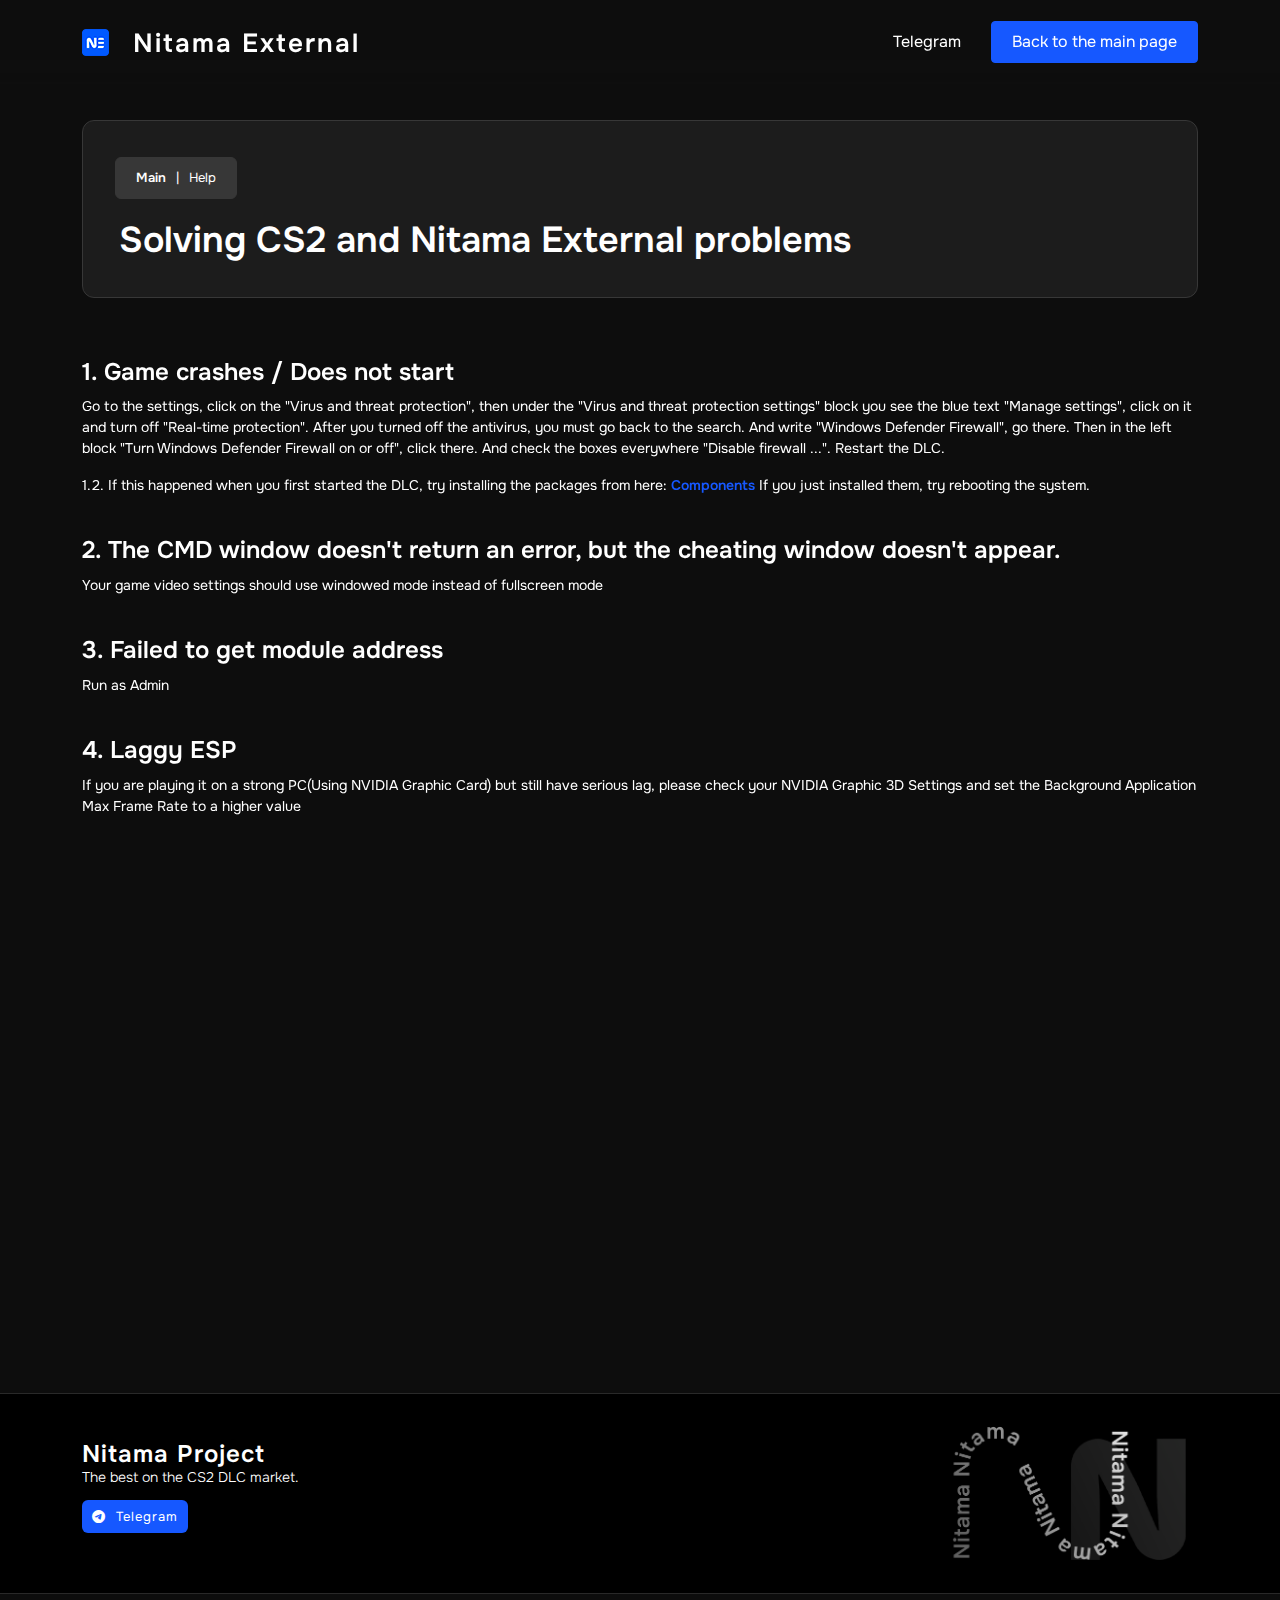
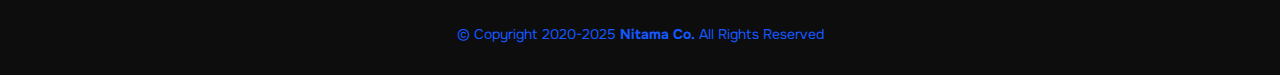
<file: en/help.html>
<!DOCTYPE html>
<html lang="en">

<head>
  <meta charset="utf-8">
  <meta content="width=device-width, initial-scale=1.0" name="viewport">

  <title>Nitama External • Help</title>
  <meta content="" name="description">
  <meta content="" name="keywords">

  <!-- Favicons -->
  <link href="../assets/img/favicon.png" rel="icon">
  <link href="../assets/img/apple-touch-icon.png" rel="apple-touch-icon">



  <!-- Vendor CSS Files -->
  <link href="assets/vendor/aos/aos.css" rel="stylesheet">
  <link href="assets/vendor/bootstrap/css/bootstrap.min.css" rel="stylesheet">
  <link href="assets/vendor/bootstrap-icons/bootstrap-icons.css" rel="stylesheet">
  <link href="assets/vendor/glightbox/css/glightbox.min.css" rel="stylesheet">
  <link href="assets/vendor/remixicon/remixicon.css" rel="stylesheet">
  <link href="assets/vendor/swiper/swiper-bundle.min.css" rel="stylesheet">

  <link href="../assets/css/style.css" rel="stylesheet">
</head>

<body>

  <!-- ======= Header ======= -->
  <header id="header" class="header fixed-top">
    <div class="container-fluid container-xl d-flex align-items-center justify-content-between">

      <a href="index.html" class="logo d-flex align-items-center">
        <img src="../assets/img/logo.png" alt="">
        <span>Nitama External</span>
      </a>

      <nav id="navbar" class="navbar">
        <ul>
          <li><a href="https://t.me/nitamaproject_en">Telegram</a></li>
          <li><a class="getstarted scrollto" href="index.html">Back to the main page</a></li>
        </ul>
        <i class="bi bi-list mobile-nav-toggle"></i>
      </nav><!-- .navbar -->

    </div>
  </header><!-- End Header -->

  <main id="main">

    <section class="inner-page" style="background-color: var(--frame-color);">
      
      <div class="container" style="color: var(--text-color);">
        <header class="section-header" data-aos="fade" data-aos-duration="10" style="margin-bottom: 60px; margin-top: 60px;">
          <ol>
            <li><a href="index.html">Main</a></li>
            <li>Help</li>
          </ol>
          <div class="title">
            <p>Solving CS2 and Nitama External problems</p>
          </div>
        </header>

        <div data-aos="fade" data-aos-delay="100">
          <h2 style="font-size: 24px; font-weight: 600; margin-bottom: 10px;">1. Game crashes / Does not start</h2>
          <p style="font-size: 14px; font-weight: 400;">
            Go to the settings, click on the "Virus and threat protection", then under the "Virus and threat protection settings" block you see the blue text "Manage settings", click on it and turn off "Real-time protection". After you turned off the antivirus, you must go back to the search. And write "Windows Defender Firewall", go there. Then in the left block "Turn Windows Defender Firewall on or off", click there. And check the boxes everywhere "Disable firewall ...". Restart the DLC.
          </p>
          <p style="font-size: 14px; font-weight: 400;">
            1.2. If this happened when you first started the DLC, try installing the packages from here: <a href="https://aka.ms/vs/17/release/vc_redist.x64.exe" style="font-size: 14px; font-weight: 600;">Components</a> If you just installed them, try rebooting the system.
          </p>
          <h2 style="font-size: 24px; font-weight: 600; margin-bottom: 10px; margin-top: 40px;">2. The CMD window doesn't return an error, but the cheating window doesn't appear.</h2>
          <p style="font-size: 14px; font-weight: 400;">
            Your game video settings should use windowed mode instead of fullscreen mode
          </p>
        </div>
        
        <div data-aos="fade" data-aos-delay="200">
          <h2 style="font-size: 24px; font-weight: 600; margin-bottom: 10px; margin-top: 40px;">3. Failed to get module address</h2>
          <p style="font-size: 14px; font-weight: 400;">
            Run as Admin
          </p>
        </div>

        <div data-aos="fade" data-aos-delay="300">
          <h2 style="font-size: 24px; font-weight: 600; margin-bottom: 10px; margin-top: 40px;">4. Laggy ESP</h2>
          <p style="font-size: 14px; font-weight: 400;">
            If you are playing it on a strong PC(Using NVIDIA Graphic Card) but still have serious lag, please check your NVIDIA Graphic 3D Settings and set the Background Application Max Frame Rate to a higher value
          </p>
       </div>

        <div data-aos="fade">
        <h2 style="font-size: 24px; font-weight: 600; margin-bottom: 10px; margin-top: 40px;">5. Glow Blinking</h2>
          <p style="font-size: 14px; font-weight: 400;">
            The glow feature does not actually modify the glow data, but instead uses EnemySensor nade effect
          </p>
        </div>

        <div data-aos="fade">
          <h2 style="font-size: 24px; font-weight: 600; margin-bottom: 10px; margin-top: 40px;">6. Aimbot smooth doesn't work</h2>
          <p style="font-size: 14px; font-weight: 400;">
            Set Smooth to 0 or greater than 0.3
          </p>
        </div>
        
        <div data-aos="fade">
          <h2 style="font-size: 24px; font-weight: 600; margin-bottom: 10px; margin-top: 40px;">7. Aimbot works occasionally</h2>
          <p style="font-size: 14px; font-weight: 400;">
            A known bug of visible checking, turn off the Visible Check can solve that but will lock the player who behind a wall
          </p>
        </div>

        <div data-aos="fade">
          <h2 style="font-size: 24px; font-weight: 600; margin-bottom: 10px; margin-top: 40px;">8. Bone ESP sliding around</h2>
          <p style="font-size: 14px; font-weight: 400;">
            Valve is lazy, it’s the game’s problem
          </p>
        </div>

        <div data-aos="fade">
          <h2 style="font-size: 36px; font-weight: 600; margin-bottom: 10px; margin-top: 40px;">Haven't found your problem?</h2>
          <div class="read-more"><a href="https://t.me/nitama_support">Contact support</a></div>
        </div>
      </div>
    </section>

  </main><!-- End #main -->

  <!-- ======= Footer ======= -->
  <footer id="footer" class="footer">

    

    <div class="footer-top">
      <div class="container">
        <div class="row gy-4">
          <div class="col-lg-5 col-md-12 footer-info">
            <a href="index.html" class="logo d-flex align-items-center">
              <span>Nitama Project</span>
            </a>
            <p>The best on the CS2 DLC market.</p>
            <div class="social-links mt-3">
              <a href="https://t.me/nitamaproject_en" target="_blank" class="twitter"><i class="bi bi-telegram"></i><span style="margin-left: 10px;"></span>Telegram</a>
            </div>
          </div>
        </div>
      </div>
    </div>

    <div class="container">
      <div class="copyright">
        &copy; Copyright 2020-2025 <strong><span>Nitama Co.</span></strong> All Rights Reserved
      </div>
      <div class="credits">
        <!-- All the links in the footer should remain intact. -->
        <!-- You can delete the links only if you purchased the pro version. -->
        <!-- Licensing information: https://bootstrapmade.com/license/ -->
        <!-- Purchase the pro version with working PHP/AJAX contact form: https://bootstrapmade.com/flexstart-bootstrap-startup-template/ -->
      </div>
    </div>
  </footer><!-- End Footer -->

  <a href="#" class="back-to-top d-flex align-items-center justify-content-center"><i class="bi bi-arrow-up-short"></i></a>

  <!-- Vendor JS Files -->
  <script src="assets/vendor/purecounter/purecounter_vanilla.js"></script>
  <script src="assets/vendor/aos/aos.js"></script>
  <script src="assets/vendor/bootstrap/js/bootstrap.bundle.min.js"></script>
  <script src="assets/vendor/glightbox/js/glightbox.min.js"></script>
  <script src="assets/vendor/isotope-layout/isotope.pkgd.min.js"></script>
  <script src="assets/vendor/swiper/swiper-bundle.min.js"></script>
  <script src="assets/vendor/php-email-form/validate.js"></script>

  <!-- Template Main JS File -->
  <script src="assets/js/main.js"></script>

</body>

</html>
</file>
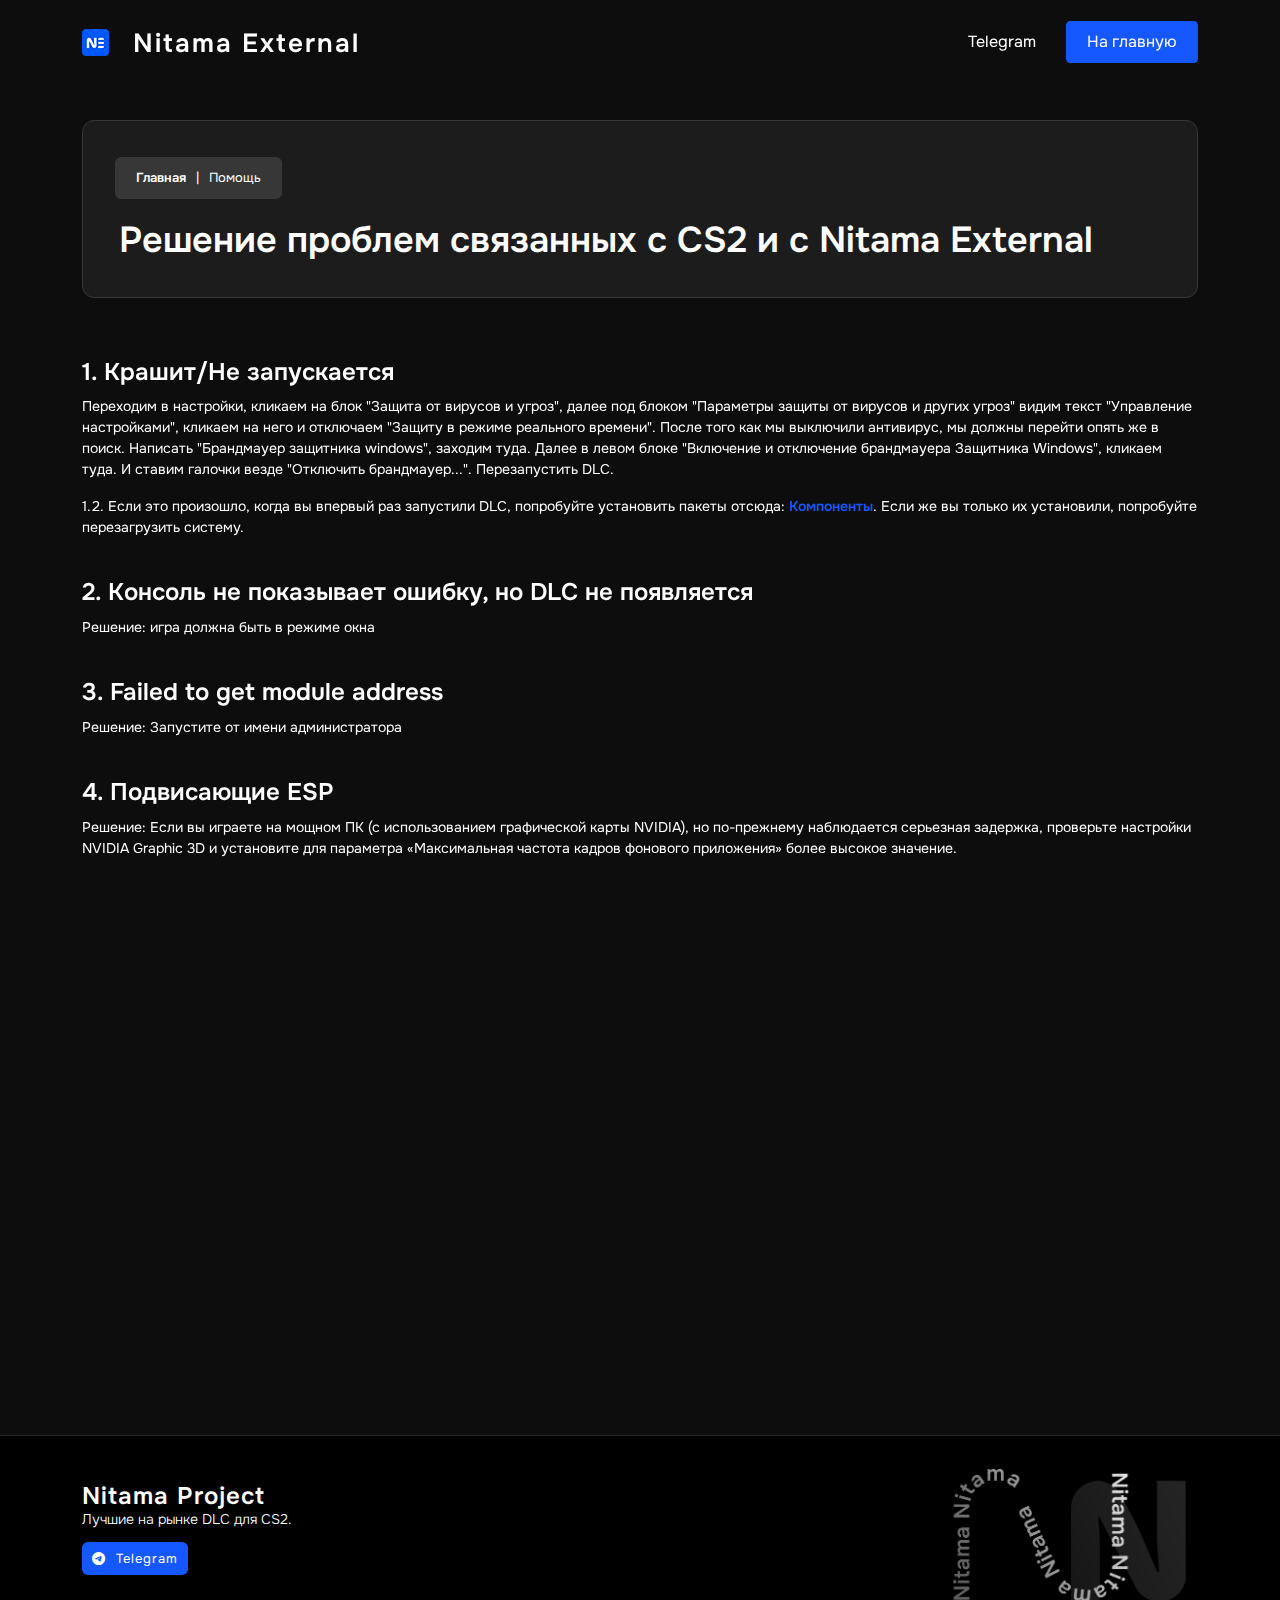
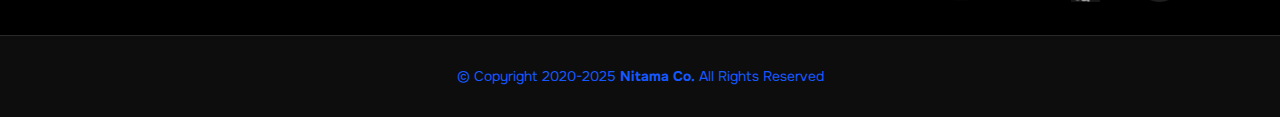
<file: ru/help.html>
<!DOCTYPE html>
<html lang="ru">

<head>
  <meta charset="utf-8">
  <meta content="width=device-width, initial-scale=1.0" name="viewport">

  <title>Nitama External • Помощь</title>
  <meta content="" name="description">
  <meta content="" name="keywords">

  <!-- Favicons -->
  <link href="../assets/img/favicon.png" rel="icon">
  <link href="../assets/img/apple-touch-icon.png" rel="apple-touch-icon">



  <!-- Vendor CSS Files -->
  <link href="assets/vendor/aos/aos.css" rel="stylesheet">
  <link href="assets/vendor/bootstrap/css/bootstrap.min.css" rel="stylesheet">
  <link href="assets/vendor/bootstrap-icons/bootstrap-icons.css" rel="stylesheet">
  <link href="assets/vendor/glightbox/css/glightbox.min.css" rel="stylesheet">
  <link href="assets/vendor/remixicon/remixicon.css" rel="stylesheet">
  <link href="assets/vendor/swiper/swiper-bundle.min.css" rel="stylesheet">

  <link href="../assets/css/style.css" rel="stylesheet">
</head>

<body>

  <!-- ======= Header ======= -->
  <header id="header" class="header fixed-top">
    <div class="container-fluid container-xl d-flex align-items-center justify-content-between">

      <a href="index.html" class="logo d-flex align-items-center">
        <img src="../assets/img/logo.png" alt="">
        <span>Nitama External</span>
      </a>

      <nav id="navbar" class="navbar">
        <ul>
          <li><a href="https://t.me/nitamaproject">Telegram</a></li>
          <li><a class="getstarted scrollto" href="index.html">На главную</a></li>
        </ul>
        <i class="bi bi-list mobile-nav-toggle"></i>
      </nav><!-- .navbar -->

    </div>
  </header><!-- End Header -->

  <main id="main">

    <section class="inner-page" style="background-color: var(--frame-color);">
      
      <div class="container" style="color: var(--text-color);">
        <header class="section-header" data-aos="fade" data-aos-duration="10" style="margin-bottom: 60px; margin-top: 60px;">
          <ol>
            <li><a href="index.html">Главная</a></li>
            <li>Помощь</li>
          </ol>
          <div class="title">
            <p>Решение проблем связанных с CS2 и c Nitama External</p>
          </div>
        </header>

        <div data-aos="fade" data-aos-delay="100">
          <h2 style="font-size: 24px; font-weight: 600; margin-bottom: 10px;">1. Крашит/Не запускается</h2>
          <p style="font-size: 14px; font-weight: 400;">
            Переходим в настройки, кликаем на блок "Защита от вирусов и угроз", далее под блоком "Параметры защиты от вирусов и других угроз" видим текст "Управление настройками", кликаем на него и отключаем "Защиту в режиме реального времени". После того как мы выключили антивирус, мы должны перейти опять же в поиск. Написать "Брандмауер защитника windows", заходим туда. Далее в левом блоке "Включение и отключение брандмауера Защитника Windows", кликаем туда. И ставим галочки везде "Отключить брандмауер...". Перезапустить DLC.
          </p>
          <p style="font-size: 14px; font-weight: 400;">
            1.2. Если это произошло, когда вы впервый раз запустили DLC, попробуйте установить пакеты отсюда: <a href="https://aka.ms/vs/17/release/vc_redist.x64.exe" style="font-size: 14px; font-weight: 600;">Компоненты</a>. Если же вы только их установили, попробуйте перезагрузить систему.
          </p>
          <h2 style="font-size: 24px; font-weight: 600; margin-bottom: 10px; margin-top: 40px;">2. Консоль не показывает ошибку, но DLC не появляется</h2>
          <p style="font-size: 14px; font-weight: 400;">
            Решение: игра должна быть в режиме окна
          </p>
        </div>
        
        <div data-aos="fade" data-aos-delay="200">
          <h2 style="font-size: 24px; font-weight: 600; margin-bottom: 10px; margin-top: 40px;">3. Failed to get module address</h2>
          <p style="font-size: 14px; font-weight: 400;">
            Решение: Запустите от имени администратора
          </p>
        </div>

        <div data-aos="fade" data-aos-delay="300">
          <h2 style="font-size: 24px; font-weight: 600; margin-bottom: 10px; margin-top: 40px;">4. Подвисающие ESP</h2>
          <p style="font-size: 14px; font-weight: 400;">
            Решение: Если вы играете на мощном ПК (с использованием графической карты NVIDIA), но по-прежнему наблюдается серьезная задержка, проверьте настройки NVIDIA Graphic 3D и установите для параметра «Максимальная частота кадров фонового приложения» более высокое значение.
          </p>
       </div>

        <div data-aos="fade">
        <h2 style="font-size: 24px; font-weight: 600; margin-bottom: 10px; margin-top: 40px;">5. Подсветка (glow) мигает</h2>
          <p style="font-size: 14px; font-weight: 400;">
            Решение: Функция свечения фактически не изменяет данные свечения, а вместо этого использует эффект гранаты EnemySensor, поэтому так и должно быть
          </p>
        </div>

        <div data-aos="fade">
          <h2 style="font-size: 24px; font-weight: 600; margin-bottom: 10px; margin-top: 40px;">6. Smooth в аимботе не работает</h2>
          <p style="font-size: 14px; font-weight: 400;">
            Решение: поставьте от 0 или больше чем 0.3
          </p>
        </div>
        
        <div data-aos="fade">
          <h2 style="font-size: 24px; font-weight: 600; margin-bottom: 10px; margin-top: 40px;">7. Аимбот работает только иногда</h2>
          <p style="font-size: 14px; font-weight: 400;">
            Решение: Известная ошибка проверки видимости. Отключение проверки видимости может решить эту проблему, но заблокирует игрока, находящегося за стеной.
          </p>
        </div>

        <div data-aos="fade">
          <h2 style="font-size: 24px; font-weight: 600; margin-bottom: 10px; margin-top: 40px;">8. Bone ESP скользит и дергается</h2>
          <p style="font-size: 14px; font-weight: 400;">
            Это проблема игры, а не DLC)
          </p>
        </div>

        <div data-aos="fade">
          <h2 style="font-size: 36px; font-weight: 600; margin-bottom: 10px; margin-top: 40px;">Не нашли свою проблему?</h2>
          <div class="read-more"><a href="https://t.me/nitama_support">Написать в поддержку</a></div>
        </div>
      </div>
    </section>

  </main><!-- End #main -->

  <!-- ======= Footer ======= -->
  <footer id="footer" class="footer">

    

    <div class="footer-top">
      <div class="container">
        <div class="row gy-4">
          <div class="col-lg-5 col-md-12 footer-info">
            <a href="index.html" class="logo d-flex align-items-center">
              <span>Nitama Project</span>
            </a>
            <p>Лучшие на рынке DLC для CS2.</p>
            <div class="social-links mt-3">
              <a href="https://t.me/nitamaproject" target="_blank" class="twitter"><i class="bi bi-telegram"></i><span style="margin-left: 10px;"></span>Telegram</a>
            </div>
          </div>
        </div>
      </div>
    </div>

    <div class="container">
      <div class="copyright">
        &copy; Copyright 2020-2025 <strong><span>Nitama Co.</span></strong> All Rights Reserved
      </div>
      <div class="credits">
        <!-- All the links in the footer should remain intact. -->
        <!-- You can delete the links only if you purchased the pro version. -->
        <!-- Licensing information: https://bootstrapmade.com/license/ -->
        <!-- Purchase the pro version with working PHP/AJAX contact form: https://bootstrapmade.com/flexstart-bootstrap-startup-template/ -->
      </div>
    </div>
  </footer><!-- End Footer -->

  <a href="#" class="back-to-top d-flex align-items-center justify-content-center"><i class="bi bi-arrow-up-short"></i></a>

  <!-- Vendor JS Files -->
  <script src="assets/vendor/purecounter/purecounter_vanilla.js"></script>
  <script src="assets/vendor/aos/aos.js"></script>
  <script src="assets/vendor/bootstrap/js/bootstrap.bundle.min.js"></script>
  <script src="assets/vendor/glightbox/js/glightbox.min.js"></script>
  <script src="assets/vendor/isotope-layout/isotope.pkgd.min.js"></script>
  <script src="assets/vendor/swiper/swiper-bundle.min.js"></script>
  <script src="assets/vendor/php-email-form/validate.js"></script>

  <!-- Template Main JS File -->
  <script src="assets/js/main.js"></script>

</body>

</html>
</file>
<file: assets/css/style.css>
@import url('https://fonts.googleapis.com/css2?family=Onest:wght@100..900&display=swap');
:root {
  scroll-behavior: smooth;
  --bg-color: #000000;
  --frame-color: #0d0d0d;
  --frame2-color:#1c1c1c;
  --button-color: #292929;
  --border-color: #373737;
  --highlight-color: #1658ff;
  --highlight2-color: #1658ff;
  --brighter-highlight-color: #3971fe;
  --text-color: #fff;
  --context-color: #bdbdbd;
}

*::-webkit-scrollbar {
    width: 4px;
}
*::-webkit-scrollbar-thumb {
    background-color: var(--border-color);
    border-radius: 6px;
    border: 0px none #000000;
}
*::-webkit-scrollbar-track {
    background: transparent;
}

body {
  font-family: "Onest", serif;
  font-optical-sizing: auto;
  color: #444444;
  background: var(--bg-color);
}

a {
  color: var(--highlight-color);
  text-decoration: none;
}

a:hover {
  color: #717ff5;
  text-decoration: none;
}

h1,
h2,
h3,
h4,
h5,
h6 {
  font-family: "Onest", serif;
}

/*--------------------------------------------------------------
# Sections
--------------------------------------------------------------*/
section {
  background: var(--bg-color);
  padding: 60px 0;
  overflow: hidden;
}

.section-header {
  padding-bottom: 40px;
  background: var(--frame2-color);
  border-style: solid;
  border-width: 1px;
  border-color: var(--border-color);
  border-radius: 12px;
}

.section-header .title h2 {
  
  background: var(--highlight-color);
  display: flex;
  width: fit-content;
  font-size: 13px;
  letter-spacing: 1px;
  font-weight: 400;
  margin: 36px 0px 0px 32px;
  color: var(--text-color);
  padding: 10px;
  border-radius: 6px;
}

.section-header .title p {
  margin: 14px 36px -10px 36px;
  padding: 0;
  font-size: 36px;
  font-weight: 600;
  color: var(--text-color);
}

@media (max-width: 768px) {
  .section-header p {
    font-size: 28px;
    line-height: 32px;
  }
}

/*--------------------------------------------------------------
# Breadcrumbs
--------------------------------------------------------------*/
.breadcrumbs {
  padding: 30px 0;
  background: var(--frame2-color);
  min-height: 40px;
  margin-top: 84px;
  border-top: 1px solid var(--border-color);
  border-bottom: 1px solid var(--border-color);
  color: var(--text-color);
}

@media (max-width: 992px) {
  .breadcrumbs {
    margin-top: 57px;
  }
}

.breadcrumbs h2 {
  font-size: 36px;
  font-weight: 600;
  margin-top: 10px;
}

.section-header ol {
  display: flex;
  flex-wrap: wrap;
  list-style: none;
  transition: 0.3s;
  margin: 36px 0px 0px 32px;
  font-size: 13px;
  padding: 10px;
  background-color: var(--border-color);
  color: var(--text-color);
  border-radius: 6px;
  width: fit-content;
  font-weight: 400;
  border: 1px solid var(--border-color);
}
.section-header ol:hover {
  background-color: var(--frame-color);
}
.section-header ol a {
  padding: 10px;
  color: var(--text-color);
  font-weight: 600;
  transition: 0.3s;
}

.section-header ol a:hover {
  text-decoration: underline;
}
.section-header ol li+li {
  padding-right: 10px;
}
.section-header ol li+li::before {
  display: inline-block;
  padding-right: 10px;
  padding-left: -10px;
  color: var(--text-color);
  font-weight: 400;
  content: "|";
}

/*--------------------------------------------------------------
# Back to top button
--------------------------------------------------------------*/
.back-to-top {
  position: fixed;
  visibility: hidden;
  opacity: 0;
  right: 15px;
  bottom: 15px;
  z-index: 99999;
  background: var(--highlight-color);
  width: 40px;
  height: 40px;
  border-radius: 4px;
  border-width: 3px;
  border-style: solid;
  border-color: var(--highlight-color);
  transition: all 0.4s;
}

.back-to-top i {
  font-size: 24px;
  color: var(--text-color);
  line-height: 0;
}

.back-to-top:hover {
  background: var(--button-color);
  border-color: var(--border-color);
}

.back-to-top.active {
  visibility: visible;
  opacity: 1;
}

/*--------------------------------------------------------------
# Disable aos animation delay on mobile devices
--------------------------------------------------------------*/
@media screen and (max-width: 768px) {
  [data-aos-delay] {
    transition-delay: 0 !important;
  }
}

/*--------------------------------------------------------------
# Header
--------------------------------------------------------------*/
.header {
  transition: all 0.5s;
  backdrop-filter: blur(10px);
  z-index: 997;
  padding: 20px 0;
}

.header.header-scrolled {
  backdrop-filter: blur(10px);
  background: var(--frame2-color);
  color: var(--text-color);
  padding: 15px 0;
  border-width: 1px;
  border-bottom: 2px solid var(--border-color);
  box-shadow: 0px 2px 30px rgba(0, 0, 0, 0.476);
}

.header .logo {
  line-height: 0;
}

.header .logo img {
  max-height: 40px;
  margin-right: 6px;
}

.header .logo span {
  font-size: 26px;
  font-weight: 600;
  letter-spacing: 2px;
  color: var(--text-color);
  font-family: "Onest", serif;
  margin-top: 3px;
  margin-left: 18px;
}

/*--------------------------------------------------------------
# Navigation Menu
--------------------------------------------------------------*/
/**
* Desktop Navigation 
*/
.navbar {
  padding: 0;
}

.navbar ul {
  margin: 0;
  padding: 0;
  display: flex;
  list-style: none;
  align-items: center;
  font-weight: 400;
}

.navbar li {
  position: relative;
}

.navbar a,
.navbar a:focus {
  display: flex;
  align-items: center;
  justify-content: space-between;
  padding: 10px 0 10px 30px;
  font-family: "Onest", serif;
  font-size: 16px;
  font-weight: 400;
  color: var(--text-color);
  white-space: nowrap;
  transition: 0.3s;
}

.navbar a i,
.navbar a:focus i {
  font-size: 12px;
  line-height: 0;
  margin-left: 5px;
}

.navbar a:hover,
.navbar .active,
.navbar .active:focus,
.navbar li:hover>a {
  color: gray;
}

.navbar .getstarted,
.navbar .getstarted:focus {
  background: var(--highlight-color);
  font-weight: 400 !important;
  border-style: solid;
  border-width: 1px;
  border-color: var(--highlight-color);
  padding: 8px 20px;
  margin-left: 30px;
  border-radius: 4px;
  color: #fff;
}

.navbar .getstarted:hover,
.navbar .getstarted:focus:hover {
  background: var(--button-color);
  color: var(--text-color);
  border-color: var(--border-color);
}

.navbar .dropdown ul {
  display: block;
  position: absolute;
  left: 14px;
  top: calc(100% + 30px);
  margin: 0;
  padding: 10px 0;
  z-index: 99;
  opacity: 0;
  visibility: hidden;
  background: var(--button-color);
  box-shadow: 0px 0px 30px rgba(127, 137, 161, 0.25);
  transition: 0.3s;
  border-radius: 4px;
}

.navbar .dropdown ul li {
  min-width: 200px;
}

.navbar .dropdown ul a {
  padding: 10px 20px;
  font-size: 15px;
  text-transform: none;
  font-weight: 600;
}

.navbar .dropdown ul a i {
  font-size: 12px;
}

.navbar .dropdown ul a:hover,
.navbar .dropdown ul .active:hover,
.navbar .dropdown ul li:hover>a {
  color: var(--text-color);
}

.navbar .dropdown:hover>ul {
  opacity: 1;
  top: 100%;
  visibility: visible;
}

.navbar .dropdown .dropdown ul {
  top: 0;
  left: calc(100% - 30px);
  visibility: hidden;
}

.navbar .dropdown .dropdown:hover>ul {
  opacity: 1;
  top: 0;
  left: 100%;
  visibility: visible;
}

@media (max-width: 1366px) {
  .navbar .dropdown .dropdown ul {
    left: -90%;
  }
  .navbar .dropdown .dropdown:hover>ul {
    left: -100%;
  }
}

/**
* Mobile Navigation 
*/
.mobile-nav-toggle {
  color: var(---color);
  font-size: 28px;
  cursor: pointer;
  display: none;
  line-height: 0;
  transition: 0.5s;
}

.mobile-nav-toggle.bi-x {
  color: var(--text-color);
}

@media (max-width: 991px) {
  .mobile-nav-toggle {
    display: block;
  }
  
  .navbar ul {
    display: none;
  }
}

.navbar-mobile {
  position: fixed;
  overflow: hidden;
  top: 0;
  right: 0;
  left: 0;
  bottom: 0;
  background: var(--bg-color);
  transition: 0.3s;
}

.navbar-mobile .mobile-nav-toggle {
  position: absolute;
  top: 15px;
  right: 15px;
}

.navbar-mobile ul {
  display: block;
  position: absolute;
  top: 55px;
  right: 15px;
  bottom: 15px;
  left: 15px;
  padding: 10px 0;
  border-radius: 10px;
  background-color: var(--frame-color);
  overflow-y: auto;
  transition: 0.3s;
}

.navbar-mobile a,
.navbar-mobile a:focus {
  padding: 10px 20px;
  font-size: 15px;
  color: var(--highlight-color);
}

.navbar-mobile a:hover,
.navbar-mobile .active,
.navbar-mobile li:hover>a {
  color: var(--highlight-color);
}

.navbar-mobile .getstarted,
.navbar-mobile .getstarted:focus {
  margin: 15px;
}

.navbar-mobile .dropdown ul {
  position: static;
  display: none;
  margin: 10px 20px;
  padding: 10px 0;
  z-index: 99;
  opacity: 1;
  visibility: visible;
  background: var(--button-color);
}

.navbar-mobile .dropdown ul li {
  min-width: 200px;
}

.navbar-mobile .dropdown ul a {
  padding: 10px 20px;
}

.navbar-mobile .dropdown ul a i {
  font-size: 12px;
}

.navbar-mobile .dropdown ul a:hover,
.navbar-mobile .dropdown ul .active:hover,
.navbar-mobile .dropdown ul li:hover>a {
  color: var(--highlight-color);
}

.navbar-mobile .dropdown>.dropdown-active {
  display: block;
}

/*--------------------------------------------------------------
# Hero Section
--------------------------------------------------------------*/
.hero {
  width: 100%;
  height: 100vh;
  background-size: cover;
}

.hero h1 {
  margin: 0;
  font-size: 48px;
  font-weight: 700;
  color: var(--text-color);
}
.hero h1 em {
	color: var(--highlight-color);
	font-style: normal;
  font-weight: 800;
}

.hero h1 .underline {
	color: var(--text-color);
	font-style: normal;
  font-weight: 900; 
  font-size: 22px;
  padding: 2px;
  padding-left: 12px;
  margin-top: -4px;
  margin-bottom: -62px;
  display: flex;
  border-radius: 6px;
  background-image: linear-gradient(to left, rgba(255,0,0,0), rgb(22, 88, 255));
}

.hero h2 {
  color: var(--context-color);
  margin: 20px 0 0 0;
  font-size: 14px;
}

.hero .btn-get-started {
  margin-top: 30px;
  margin-bottom: 16px;
  line-height: 0;
  padding: 20px 30px;
  border-radius: 6px;
  transition: 0.5s;
  color: var(--text-color);
  background: var(--highlight-color);
}

.hero .btn-get-started span {
  font-family: "Onest", serif;
  font-weight: 600;
  font-size: 16px;
  letter-spacing: 1px;
}

.hero .btn-get-started i {
  margin-left: 5px;
  font-size: 18px;
  transition: 0.3s;
}

.hero .btn-secondary {
  margin-left: 10px !important;
  margin-top: -1px !important;
  line-height: 0;
  padding: 20px 30px;
  border-radius: 6px;
  text-decoration: none;
  color: var(--text-color);
  border: 1px solid var(--border-color);
  background: var(--bg-color);
  transition: .3s !important;
}

.hero .btn-secondary i {
  padding-right: 10px;
  margin-left: -10px;
  
}

.hero .btn-secondary:hover {
  background-color: var(--frame-color);
}



.hero .info-button a {
  font-weight: 400;
  font-size: 13px;
  color: var(--context-color); 
  font-weight: 600;
  padding: 6px 12px 6px 12px;
  border: 1px solid var(--button-color);
  width: fit-content;
  border-radius: 20px;
  transition: .3s;
}

.hero .info-button a:hover {
  background-color: var(--frame-color );
  color: var(--text-color); 
}

.hero .info-button i {
  padding-right: 6px;
  margin-top:-50%;
  font-style: normal;
}

.hero .btn-get-started:hover {
  background: var(--brighter-highlight-color);
}
.hero .btn-get-started:hover i {
  transform: scale(1.05);
}

.hero .hero-img {
  text-align: right;
}
.hero .hero-img img{
  border: 1px solid var(--border-color);
  border-radius: 12px;
  animation: hero-img-bg 3s ease-in-out infinite;
}

@keyframes hero-img-bg {
  0% {
    box-shadow: 0px 4px 500px var(--button-color);
  }

  50% {
    box-shadow: -100px 0px 1000px var(--button-color);
  }

  100% {
    box-shadow: 0px 4px 500px var(--button-color);
  }
}

.hero .hero-notif {
  position: absolute;
  text-align: left;
  bottom: 30px;
  right: 60px;
  font-size: 9px;
  font-weight: 600;
  color: var(--text-color);
  background-color: var(--frame-color);
  border-radius: 6px;
  border: 1px solid var(--border-color);
  animation: breath 5s ease-in-out infinite;
  will-change: transform;
}

.hero .hero-notif p {
  padding: 6px !important;

}

.hero-arrow-down {
  transition: 0.3s;
  color: var(--context-color);
  animation: float-badge 2s ease-in-out infinite;
  will-change: transform;
  display: flex;
  margin: auto;
  margin-top: -69px;
  padding: 10px;
}

.hero-arrow-down i {
  transition: 0.3s;
  font-size: 32px;
  display: block;
  margin-left: auto;
  margin-right: auto;
}
.hero-arrow-down:hover {
  color: var(--text-color) !important;
}

@keyframes float-badge {
  0% {
    transform: translateY(0);
  }

  50% {
    transform: translateY(-10px);
  }

  100% {
    transform: translateY(0);
  }
}

@keyframes breath {
  0% {
    transform: scale(1);
  }

  50% {
    transform: scale(1.1);
  }

  100% {
    transform: scale(1);
  }
}
@media (max-width: 1200px) {
  .hero h1{
    font-size: 48px; 
  }
}
@media (min-width: 1024px) {
  .hero {
    background-attachment: fixed;
  }
}

@media (max-width: 991px) {
  .hero {
    height: auto;
    text-align: center;
    padding: 120px 0 60px 0;
  }

  .hero .hero-img {
    text-align: center;
    margin-top: 80px;
  }

  .hero .hero-img img {
    width: 80%;
  }
}

@media (max-width: 768px) {
  .hero {
    text-align: center;
  }

  .hero h1 {
    font-size: 32px;
  }

  .hero h2 {
    font-size: 24px;
  }
  
  .hero .hero-img img {
    width: 100%;
  }
}

/*--------------------------------------------------------------
# Index Page
--------------------------------------------------------------*/
/*--------------------------------------------------------------
# About
--------------------------------------------------------------*/
.about .content {
  border-radius: 12px 0px 0px 12px;
  border-width: 1px 0px 1px 1px;
  border-style: solid;
  border-color:  var(--border-color);
  background-color: var(--frame-color);
  padding: 40px;
}

.about h3 {
  font-size: 14px;
  font-weight: 700;
  color: var(--highlight-color);
  text-transform: uppercase;
}

.about h2 {
  font-size: 24px;
  font-weight: 700;
  color: var(--text-color);
}

.about p {
  margin: 15px 0 30px 0;
  line-height: 24px;
  color: var(--context-color);
}

.about .btn-read-more {
  line-height: 0;
  padding: 15px 40px;
  border-radius: 4px;
  transition: 0.5s;
  color: var(--text-color);
  background: var(--highlight-color);
  /*box-shadow: 0px 5px 25px rgba(255, 126, 23, 0.3);*/
}

.about .btn-read-more span {
  font-family: "Onest", serif;
  font-weight: 600;
  font-size: 16px;
  letter-spacing: 1px;
}

.about .btn-read-more i {
  margin-left: 5px;
  font-size: 18px;
  transition: 0.3s;
}

.about .btn-read-more:hover i {
  transform: translateX(5px);
}

.about img {
  border-radius: 12px;
  border-width: 1px;
  border-style: solid;
  border-color:  var(--border-color);
}
/*--------------------------------------------------------------
# Values
--------------------------------------------------------------*/
.values .box {
  padding: 30px;
  box-shadow: 0px 0 5px rgba(1, 41, 112, 0.08);
  text-align: center;
  transition: 0.3s;
  height: 100%;
}

.values .box img {
  padding: 30px 50px;
  transition: 0.5s;
  transform: scale(1.1);
}

.values .box h3 {
  font-size: 24px;
  color: #012970;
  font-weight: 700;
  margin-bottom: 18px;
}

.values .box:hover {
  box-shadow: 0px 0 30px rgba(1, 41, 112, 0.08);
}

.values .box:hover img {
  transform: scale(1);
}

/*--------------------------------------------------------------
# Counts
--------------------------------------------------------------*/
.counts {
  padding: 100px 0 60px;
}

.counts .count-box {
  border-radius: 12px;
  display: flex;
  align-items: center;
  padding: 18px 30px 18px 30px;
  width: 100%;
  background: var(--frame-color);
  border-color: var(--button-color);
  border-style: solid;
  border-width: 2px;
  transition: 0.3s;
}
.counts .count-box:hover {
  border-width: 2px;
  background: var(--frame2-color);
  border-color: var(--border-color);
}
.counts .count-box:hover i {
  background-color: var(--highlight-color);
}

.counts .count-box i {
  transition: 0.3s;
  background-color: var(--border-color);
  font-size: 24px;
  line-height: 0;
  padding: 16px;
  border-radius: 6px;
  margin-right: 20px;
  color: var(--text-color);
}

.counts .count-box span {
  font-size: 24px;
  display: block;
  font-weight: 600;
  color: var(--text-color);
  padding-top: 12px;
}

.counts .count-box p {
  font-size: 12px;
  color: var(--context-color);
}

/*--------------------------------------------------------------
# Features
--------------------------------------------------------------*/

.features .feature-box {
  background: var(--frame2-color);
  border-color: var(--border-color);
  padding: 24px 20px;
  box-shadow: 0px 0 30px rgba(1, 41, 112, 0.08);
  transition: 0.3s;
  height: 100%;
  border-radius: 10px;
  border-width: 1px;
  border-style: solid;
  font-size: 13px;
}

.features .feature-box h3 {
  font-size: 14px;
  color: var(--text-color);
  font-weight: 500;
  padding-left: 10px;
  margin: 0;
}

.features .feature-box i {
  line-height: 0;
  background: var(--highlight-color);
  color: var(--text-color);
  padding: 4px;
  margin-left: 10px;
  margin-right: 5px;
  font-size: 24px;
  border-radius: 4px;
  transition: 0.3s;
}

.features .feature-box:hover {
  background: var(--border-color);
}

.features .feture-tabs {
  margin-top: 120px;
}

.features .feture-tabs h3 {
  color: var(--text-color);
  font-weight: 600;
  font-size: 32px;
  padding-bottom: 20px;
  margin-bottom: 10px;
}

@media (max-width: 768px) {
  .features .feture-tabs h3 {
    font-size: 28px;
  }
}

.features .feture-tabs .nav-pills {
  border-bottom: 1px solid var(--border-color);
}

.features .feture-tabs .nav-link {
  background: none;
  font-size: 15px;
  font-weight: 600;
  color: var(--text-color);
  padding: 12px 0 0 0 6px;
  margin-right: 25px;
  margin-bottom: -1px;
  border-radius: 0;
}

.features .feture-tabs .nav-link.active {
  border-bottom: 1px solid var(--highlight-color);
}

.features .feture-tabs .tab-content h4 {
  font-size: 14px;
  padding-top: 28px;
  padding-left: 7px;
  font-weight: 400;
  color: var(--text-color);
}

.features .feture-tabs .tab-content i {
  background-color: var(--button-color);
  font-size: 24px;
  line-height: 0;
  margin-right: 8px;
  margin-top: 20px;
  border-radius: 100%;
  color: var(--text-color);
}

.features .feature-icons {
  margin-top: 20px;
  margin-bottom: 100px;
}
.tab-content p{
  color: var(--text-color);
  font-size: 12px;
}
.features .feature-icons h3 {
  color: var(--text-color);
  font-weight: 700;
  font-size: 32px;
  margin-bottom: 100px;
  text-align: center;
}

@media (max-width: 768px) {
  .features .feature-icons h3 {
    font-size: 28px;
  }
}

.features .feature-icons .content .icon-box {
  display: flex;
  border-radius: 6px;
  transition: 0.3s;
}

.features .feature-icons .content .icon-box:hover {
  background-color: var(--frame-color);
  
  padding-top: 14px;
  cursor: default;
  padding-bottom: 14px;
  border-style: solid;
  border-width: 1px;
  border-color: var(--border-color);
}
.features .feature-icons .content .icon-box h4 {
  font-size: 20px;
  font-weight: 600;
  margin: 0 0 10px 0;
  color: var(--text-color);
}

.features .feature-icons .content .icon-box i {
  font-size: 22px;
  padding: 10px;
  padding: 10px;
  padding-bottom: 10px !important;
  color: var(--text-color);
  background-color: var(--button-color);
  margin-right: 20px;
  border-style: solid;
  border-width: 1px;
  border-color: var(--border-color);
  border-radius: 4px;
}
.features .feature-icons .content .icon-box:hover i {
  background-color: var(--highlight-color);
  border-color: var(--highlight-color);
}
.features .feature-icons .content .icon-box p {
  font-size: 12px;
  margin: 10px 0 0 0;
  font-weight: 400;
  color:var(--context-color);
}

/*--------------------------------------------------------------
# Services
--------------------------------------------------------------*/
.services .service-box {
  box-shadow: 0px 0 30px rgba(1, 41, 112, 0.08);
  height: 100%;
  padding: 60px 30px;
  text-align: center;
  transition: 0.3s;
  border-radius: 5px;
}

.services .service-box .icon {
  font-size: 36px;
  padding: 40px 20px;
  border-radius: 4px;
  position: relative;
  margin-bottom: 25px;
  display: inline-block;
  line-height: 0;
  transition: 0.3s;
}

.services .service-box h3 {
  color: #444444;
  font-weight: 700;
}

.services .service-box .read-more {
  display: inline-flex;
  align-items: center;
  justify-content: center;
  font-weight: 600;
  font-size: 16px;
  padding: 8px 20px;
}

.services .service-box .read-more i {
  line-height: 0;
  margin-left: 5px;
  font-size: 18px;
}

.services .service-box.blue {
  border-bottom: 3px solid #2db6fa;
}

.services .service-box.blue .icon {
  color: #2db6fa;
  background: #dbf3fe;
}

.services .service-box.blue .read-more {
  color: #2db6fa;
}

.services .service-box.blue:hover {
  background: #2db6fa;
}

.services .service-box.orange {
  border-bottom: 3px solid #f68c09;
}

.services .service-box.orange .icon {
  color: #f68c09;
  background: #fde3c4;
}

.services .service-box.orange .read-more {
  color: #f68c09;
}

.services .service-box.orange:hover {
  background: #f68c09;
}

.services .service-box.green {
  border-bottom: 3px solid #08da4e;
}

.services .service-box.green .icon {
  color: #08da4e;
  background: #cffddf;
}

.services .service-box.green .read-more {
  color: #08da4e;
}

.services .service-box.green:hover {
  background: #08da4e;
}

.services .service-box.red {
  border-bottom: 3px solid #e9222c;
}

.services .service-box.red .icon {
  color: #e9222c;
  background: #fef7f8;
}

.services .service-box.red .read-more {
  color: #e9222c;
}

.services .service-box.red:hover {
  background: #e9222c;
}

.services .service-box.purple {
  border-bottom: 3px solid #b50edf;
}

.services .service-box.purple .icon {
  color: #b50edf;
  background: #f8e4fd;
}

.services .service-box.purple .read-more {
  color: #b50edf;
}

.services .service-box.purple:hover {
  background: #b50edf;
}

.services .service-box.pink {
  border-bottom: 3px solid #f51f9c;
}

.services .service-box.pink .icon {
  color: #f51f9c;
  background: #feecf7;
}

.services .service-box.pink .read-more {
  color: #f51f9c;
}

.services .service-box.pink:hover {
  background: #f51f9c;
}

.services .service-box:hover h3,
.services .service-box:hover p,
.services .service-box:hover .read-more {
  color: #fff;
}

.services .service-box:hover .icon {
  background: #fff;
}

/*--------------------------------------------------------------
# Pricing
--------------------------------------------------------------*/
.pricing .box {
  padding: 40px 20px;
  background: #fff;
  text-align: center;
  box-shadow: 0px 0 30px rgba(1, 41, 112, 0.08);
  border-radius: 4px;
  position: relative;
  overflow: hidden;
  transition: 0.3s;
}

.pricing .box:hover {
  transform: scale(1.1);
  box-shadow: 0px 0 30px rgba(1, 41, 112, 0.1);
}

.pricing h3 {
  font-weight: 700;
  font-size: 18px;
  margin-bottom: 15px;
}

.pricing .price {
  font-size: 36px;
  color: #444444;
  font-weight: 600;
  font-family: "Onest", serif;
}

.pricing .price sup {
  font-size: 20px;
  top: -15px;
  left: -3px;
}

.pricing .price span {
  color: #bababa;
  font-size: 16px;
  font-weight: 300;
}

.pricing img {
  padding: 30px 40px;
}

.pricing ul {
  padding: 0;
  list-style: none;
  color: #444444;
  text-align: center;
  line-height: 26px;
  font-size: 16px;
  margin-bottom: 25px;
}

.pricing ul li {
  padding-bottom: 10px;
}

.pricing ul .na {
  color: #ccc;
  text-decoration: line-through;
}

.pricing .btn-buy {
  display: inline-block;
  padding: 8px 40px 10px 40px;
  border-radius: 50px;
  color: var(--highlight-color);
  transition: none;
  font-size: 16px;
  font-weight: 400;
  font-family: "Onest", serif;
  font-weight: 600;
  transition: 0.3s;
  border: 1px solid var(--highlight-color);
}

.pricing .btn-buy:hover {
  background: var(--highlight-color);
  color: #fff;
}

.pricing .featured {
  width: 200px;
  position: absolute;
  top: 18px;
  right: -68px;
  transform: rotate(45deg);
  z-index: 1;
  font-size: 14px;
  padding: 1px 0 3px 0;
  background: var(--highlight-color);
  color: #fff;
}

/*--------------------------------------------------------------
# F.A.Q
--------------------------------------------------------------*/

.faq .accordion-collapse {
  border: 0;
}

.faq .accordion-button {
  background: var(--frame2-color);
  border-bottom: none;
  border-width: 0px;
  padding: 22px;
  border-radius: 6px !important;
  margin: 12px;
  font-weight: 600;
  border-style: solid;
  border-color: var(--border-color);
  border-width: 1px;
  font-size: 20x;
  font-weight: 600;
  color: var(--text-color);
  text-align: left;
}

.accordion-item {
  border: none;
}

.accordion-header {
  background-color: transparent !important;
}

.accordion-flush {
  margin-right: 12px;
  margin-left: -12px;
  margin-bottom: -30px;
}

.accordion, .accordion-flush, .accordion-item {
  background-color: transparent !important;
}
.faq .accordion-button:hover {
  background-color: var(--border-color) !important;
}
.faq .accordion-button {
  box-shadow: none;
}
.faq .accordion-button:not(.collapsed) {
  background: var(--button-color);
}

.faq .accordion-body {
  background: transparent;
  color: var(--text-color);
  margin-left: 6px;
  margin-right: 6px;
  padding: 12px 12px 12px 12px;
  font-size: 14px;
  font-weight: 400;
  border-radius: 12px;
  border: 0;
}

/*--------------------------------------------------------------
# Portfolio
--------------------------------------------------------------*/

.portfolio #portfolio-flters {
  padding: 0;
  margin: 0 auto 25px auto;
  list-style: none;
  text-align: center;
  border-radius: 50px;
  padding: 2px 15px;
}

.portfolio #portfolio-flters li {
  cursor: pointer;
  display: inline-block;
  padding: 8px 20px 10px 20px;
  font-size: 15px;
  font-weight: 600;
  line-height: 1;
  color: var(--text-color);
  margin: 0 4px 8px 4px;
  transition: 0.3s;
  border-radius: 50px;
  border: 1px solid var(--highlight-color);
}

.portfolio #portfolio-flters li:hover,
.portfolio #portfolio-flters li.filter-active {
  background: var(--highlight-color);
  border-color: var(--highlight-color);
}

.portfolio #portfolio-flters li:last-child {
  margin-right: 0;
}

.portfolio .portfolio-wrap {
  border-radius: 12px;
  border-style: solid;
  border-color: var(--border-color);
  border-width: 1px;
  transition: 0.3s;
  position: relative;
  overflow: hidden;
  z-index: 1;
  backdrop-filter: blur(3px);
  background: rgba(0, 0, 0, 0.75);
}

.portfolio .portfolio-wrap::before {
  content: "";
  backdrop-filter: blur(3px);
  position: absolute;
  left: 30px;
  right: 30px;
  top: 30px;
  bottom: 30px;
  transition: all ease-in-out 0.3s;
  z-index: 2;
  opacity: 0;
}

.portfolio .portfolio-wrap img {
  transition: 1s;
}

.portfolio .portfolio-wrap .portfolio-info {
  opacity: 0;
  position: absolute;
  top: 0;
  left: 0;
  right: 0;
  bottom: 0;
  text-align: center;
  z-index: 3;
  transition: all ease-in-out 0.3s;
  display: flex;
  flex-direction: column;
  justify-content: center;
  align-items: center;
}
.portfolio .portfolio-wrap .portfolio-info::before {
  display: block;
  content: "";
  width: 48px;
  height: 48px;
  position: absolute;
  top: 35px;
  left: 35px;
  border-top: 3px solid rgba(1, 41, 112, 0.2);
  border-left: 3px solid rgba(1, 41, 112, 0.2);
  transition: all 0.5s ease 0s;
  z-index: 9994;
}

.portfolio .portfolio-wrap .portfolio-info::after {
  display: block;
  content: "";
  width: 48px;
  height: 48px;
  position: absolute;
  bottom: 35px;
  right: 35px;
  border-bottom: 3px solid rgba(1, 41, 112, 0.2);
  border-right: 3px solid rgba(1, 41, 112, 0.2);
  transition: all 0.5s ease 0s;
  z-index: 9994;
}

.portfolio .portfolio-wrap .portfolio-info h4 {
  font-size: 20px;
  color: var(--text-color);
  font-weight: 600;
}

.portfolio .portfolio-wrap .portfolio-info p {
  color: var(--text-color);
  font-weight: 600;
  font-size: 14px;
  text-transform: uppercase;
  padding: 0;
  margin: 0;
}

.portfolio .portfolio-wrap .portfolio-links {
  text-align: center;
  z-index: 4;
}

.portfolio .portfolio-wrap .portfolio-links a {
  color: #fff;
  background: var(--button-color);
  margin: 10px 2px;
  width: 52px;
  height: 52px;
  display: inline-flex;
  align-items: center;
  justify-content: center;
  border-radius: 12px;
  border-width: 1px;
  border-style: solid;
  border-color: var(--border-color);
  transition: 0.3s;
}

.portfolio .portfolio-wrap .portfolio-links a i {
  font-size: 24px;
  line-height: 0;
}

.portfolio .portfolio-wrap .portfolio-links a:hover {
  background: var(--border-color);
}

.portfolio .portfolio-wrap:hover img {
  transform: scale(1.1);
}

.portfolio .portfolio-wrap:hover::before {
  top: 0;
  left: 0;
  right: 0;
  bottom: 0;
  opacity: 1;
}

.portfolio .portfolio-wrap:hover .portfolio-info {
  opacity: 1;
}

.portfolio .portfolio-wrap:hover .portfolio-info::before {
  top: 15px;
  left: 15px;
}

.portfolio .portfolio-wrap:hover .portfolio-info::after {
  bottom: 15px;
  right: 15px;
}

/*--------------------------------------------------------------
# Portfolio Details
--------------------------------------------------------------*/
.portfolio-details {
  padding-top: 40px;
}

.portfolio-details .portfolio-details-slider img {
  width: 100%;
}

.portfolio-details .portfolio-details-slider .swiper-pagination {
  margin-top: 20px;
  position: relative;
}

.portfolio-details .portfolio-details-slider .swiper-pagination .swiper-pagination-bullet {
  width: 12px;
  height: 12px;
  background-color: #fff;
  opacity: 1;
  border: 1px solid var(--highlight-color);
}

.portfolio-details .portfolio-details-slider .swiper-pagination .swiper-pagination-bullet-active {
  background-color: var(--highlight-color);
}

.portfolio-details .portfolio-info {
  padding: 30px;
  box-shadow: 0px 0 30px rgba(1, 41, 112, 0.08);
}

.portfolio-details .portfolio-info h3 {
  font-size: 22px;
  font-weight: 700;
  margin-bottom: 20px;
  padding-bottom: 20px;
  border-bottom: 1px solid #eee;
}

.portfolio-details .portfolio-info ul {
  list-style: none;
  padding: 0;
  font-size: 15px;
}

.portfolio-details .portfolio-info ul li+li {
  margin-top: 10px;
}

.portfolio-details .portfolio-description {
  padding-top: 30px;
}

.portfolio-details .portfolio-description h2 {
  font-size: 26px;
  font-weight: 700;
  margin-bottom: 20px;
}

.portfolio-details .portfolio-description p {
  padding: 0;
}

/*--------------------------------------------------------------
# Testimonials
--------------------------------------------------------------*/
.testimonials .testimonial-item {
  box-sizing: content-box;
  padding: 30px;
  margin: 40px 30px;
  box-shadow: 0px 0 20px rgba(1, 41, 112, 0.1);
  background: #fff;
  min-height: 320px;
  display: flex;
  flex-direction: column;
  text-align: center;
  transition: 0.3s;
}

.testimonials .testimonial-item .stars {
  margin-bottom: 15px;
}

.testimonials .testimonial-item .stars i {
  color: #ffc107;
  margin: 0 1px;
}

.testimonials .testimonial-item .testimonial-img {
  width: 90px;
  border-radius: 50%;
  border: 4px solid #fff;
  margin: 0 auto;
}

.testimonials .testimonial-item h3 {
  font-size: 18px;
  font-weight: bold;
  margin: 10px 0 5px 0;
  color: #111;
}

.testimonials .testimonial-item h4 {
  font-size: 14px;
  color: #999;
  margin: 0;
}

.testimonials .testimonial-item p {
  font-style: italic;
  margin: 0 auto 15px auto;
}

.testimonials .swiper-pagination {
  margin-top: 20px;
  position: relative;
}

.testimonials .swiper-pagination .swiper-pagination-bullet {
  width: 12px;
  height: 12px;
  background-color: #fff;
  opacity: 1;
  border: 1px solid var(--highlight-color);
}

.testimonials .swiper-pagination .swiper-pagination-bullet-active {
  background-color: var(--highlight-color);
}

.testimonials .swiper-slide {
  opacity: 0.3;
}

@media (max-width: 1199px) {
  .testimonials .swiper-slide-active {
    opacity: 1;
  }

  .testimonials .swiper-pagination {
    margin-top: 0;
  }
}

@media (min-width: 1200px) {
  .testimonials .swiper-slide-next {
    opacity: 1;
    transform: scale(1.12);
  }
}

/*--------------------------------------------------------------
# Team
--------------------------------------------------------------*/
.team {
  background: #fff;
  padding: 60px 0;
}

.team .member {
  overflow: hidden;
  text-align: center;
  border-radius: 5px;
  background: #fff;
  box-shadow: 0px 0 30px rgba(1, 41, 112, 0.08);
  transition: 0.3s;
}

.team .member .member-img {
  position: relative;
  overflow: hidden;
}

.team .member .member-img:after {
  position: absolute;
  content: "";
  left: 0;
  bottom: 0;
  height: 100%;
  width: 100%;
  background: url(../img/team-shape.svg) no-repeat center bottom;
  background-size: contain;
  z-index: 1;
}

.team .member .social {
  position: absolute;
  right: -100%;
  top: 30px;
  opacity: 0;
  border-radius: 4px;
  transition: 0.5s;
  background: rgba(255, 255, 255, 0.3);
  z-index: 2;
}

.team .member .social a {
  transition: color 0.3s;
  color: rgba(1, 41, 112, 0.5);
  margin: 15px 12px;
  display: block;
  line-height: 0;
  text-align: center;
}

.team .member .social a:hover {
  color: rgba(1, 41, 112, 0.8);
}

.team .member .social i {
  font-size: 18px;
}

.team .member .member-info {
  padding: 10px 15px 20px 15px;
}

.team .member .member-info h4 {
  font-weight: 700;
  margin-bottom: 5px;
  font-size: 20px;
  color: #012970;
}

.team .member .member-info span {
  display: block;
  font-size: 14px;
  font-weight: 400;
  color: #aaaaaa;
}

.team .member .member-info p {
  font-style: italic;
  font-size: 14px;
  padding-top: 15px;
  line-height: 26px;
  color: #5e5e5e;
}

.team .member:hover {
  transform: scale(1.08);
  box-shadow: 0px 0 30px rgba(1, 41, 112, 0.1);
}

.team .member:hover .social {
  right: 8px;
  opacity: 1;
}

/*--------------------------------------------------------------
# Clients
--------------------------------------------------------------*/
.clients .clients-slider .swiper-slide img {
  opacity: 0.5;
  transition: 0.3s;
}

.clients .clients-slider .swiper-slide img:hover {
  opacity: 1;
}

.clients .clients-slider .swiper-pagination {
  margin-top: 20px;
  position: relative;
}

.clients .clients-slider .swiper-pagination .swiper-pagination-bullet {
  width: 12px;
  height: 12px;
  background-color: #fff;
  opacity: 1;
  border: 1px solid var(--highlight-color);
}

.clients .clients-slider .swiper-pagination .swiper-pagination-bullet-active {
  background-color: var(--highlight-color);
}

/*--------------------------------------------------------------
# Recent Blog Posts
--------------------------------------------------------------*/
.recent-blog-posts .post-box {
  box-shadow: 0px 0 30px rgba(1, 41, 112, 0.08);
  transition: 0.3s;
  height: 100%;
  overflow: hidden;
  padding: 30px;
  border-radius: 8px;
  position: relative;
  display: flex;
  flex-direction: column;
}

.recent-blog-posts .post-box .post-img {
  overflow: hidden;
  margin: -30px -30px 15px -30px;
  position: relative;
}

.recent-blog-posts .post-box .post-img img {
  transition: 0.5s;
}

.recent-blog-posts .post-box .post-date {
  font-size: 16px;
  font-weight: 600;
  color: rgba(1, 41, 112, 0.6);
  display: block;
  margin-bottom: 10px;
}

.recent-blog-posts .post-box .post-title {
  font-size: 24px;
  color: #012970;
  font-weight: 700;
  margin-bottom: 18px;
  position: relative;
  transition: 0.3s;
}

.recent-blog-posts .post-box .readmore {
  display: flex;
  align-items: center;
  font-weight: 600;
  line-height: 1;
  transition: 0.3s;
}

.recent-blog-posts .post-box .readmore i {
  line-height: 0;
  margin-left: 4px;
  font-size: 18px;
}

.recent-blog-posts .post-box:hover .post-title {
  color: var(--highlight-color);
}

.recent-blog-posts .post-box:hover .post-img img {
  transform: rotate(6deg) scale(1.2);
}

/*--------------------------------------------------------------
# Contact
--------------------------------------------------------------*/
.contact .info-box {
  color: #444444;
  background: #fafbff;
  padding: 30px;
}

.contact .info-box i {
  font-size: 38px;
  line-height: 0;
  color: var(--highlight-color);
}

.contact .info-box h3 {
  font-size: 20px;
  color: #012970;
  font-weight: 700;
  margin: 20px 0 10px 0;
}

.contact .info-box p {
  padding: 0;
  line-height: 24px;
  font-size: 14px;
  margin-bottom: 0;
}

.contact .php-email-form {
  background: #fafbff;
  padding: 30px;
  height: 100%;
}

.contact .php-email-form .error-message {
  display: none;
  color: #fff;
  background: #ed3c0d;
  text-align: left;
  padding: 15px;
  margin-bottom: 24px;
  font-weight: 600;
}

.contact .php-email-form .sent-message {
  display: none;
  color: #fff;
  background: #18d26e;
  text-align: center;
  padding: 15px;
  margin-bottom: 24px;
  font-weight: 600;
}

.contact .php-email-form .loading {
  display: none;
  background: #fff;
  text-align: center;
  padding: 15px;
  margin-bottom: 24px;
}

.contact .php-email-form .loading:before {
  content: "";
  display: inline-block;
  border-radius: 50%;
  width: 24px;
  height: 24px;
  margin: 0 10px -6px 0;
  border: 3px solid #18d26e;
  border-top-color: #eee;
  animation: animate-loading 1s linear infinite;
}

.contact .php-email-form input,
.contact .php-email-form textarea {
  border-radius: 0;
  box-shadow: none;
  font-size: 14px;
  border-radius: 0;
}

.contact .php-email-form input:focus,
.contact .php-email-form textarea:focus {
  border-color: var(--highlight-color);
}

.contact .php-email-form input {
  padding: 10px 15px;
}

.contact .php-email-form textarea {
  padding: 12px 15px;
}

.contact .php-email-form button[type=submit] {
  background: var(--highlight-color);
  border: 0;
  padding: 10px 30px;
  color: #fff;
  transition: 0.4s;
  border-radius: 4px;
}

.contact .php-email-form button[type=submit]:hover {
  background: #5969f3;
}

@keyframes animate-loading {
  0% {
    transform: rotate(0deg);
  }

  100% {
    transform: rotate(360deg);
  }
}

/*--------------------------------------------------------------
# Blog
--------------------------------------------------------------*/
.blog {
  padding: 40px 0 20px 0;
}

.blog .entry {
  padding: 30px;
  margin-bottom: 60px;
  box-shadow: 0 4px 16px rgba(0, 0, 0, 0.1);
}

.blog .entry .entry-img {
  max-height: 440px;
  margin: -30px -30px 20px -30px;
  overflow: hidden;
}

.blog .entry .entry-title {
  font-size: 28px;
  font-weight: bold;
  padding: 0;
  margin: 0 0 20px 0;
}

.blog .entry .entry-title a {
  color: #012970;
  transition: 0.3s;
}

.blog .entry .entry-title a:hover {
  color: var(--highlight-color);
}

.blog .entry .entry-meta {
  margin-bottom: 15px;
  color: #4084fd;
}

.blog .entry .entry-meta ul {
  display: flex;
  flex-wrap: wrap;
  list-style: none;
  align-items: center;
  padding: 0;
  margin: 0;
}

.blog .entry .entry-meta ul li+li {
  padding-left: 20px;
}

.blog .entry .entry-meta i {
  font-size: 16px;
  margin-right: 8px;
  line-height: 0;
}

.blog .entry .entry-meta a {
  color: #777777;
  font-size: 14px;
  display: inline-block;
  line-height: 1;
}

.blog .entry .entry-content p {
  line-height: 24px;
}

.blog .entry .entry-content .read-more {
  -moz-text-align-last: right;
  text-align-last: right;
}

.blog .entry .entry-content .read-more a {
  display: inline-block;
  background: var(--highlight-color);
  color: #fff;
  padding: 6px 20px;
  transition: 0.3s;
  font-size: 14px;
  border-radius: 4px;
}

.blog .entry .entry-content .read-more a:hover {
  background: #5969f3;
}

.blog .entry .entry-content h3 {
  font-size: 22px;
  margin-top: 30px;
  font-weight: bold;
}

.blog .entry .entry-content blockquote {
  overflow: hidden;
  background-color: #fafafa;
  padding: 60px;
  position: relative;
  text-align: center;
  margin: 20px 0;
}

.blog .entry .entry-content blockquote p {
  color: #444444;
  line-height: 1.6;
  margin-bottom: 0;
  font-style: italic;
  font-weight: 500;
  font-size: 22px;
}

.blog .entry .entry-content blockquote::after {
  content: "";
  position: absolute;
  left: 0;
  top: 0;
  bottom: 0;
  width: 3px;
  background-color: #012970;
  margin-top: 20px;
  margin-bottom: 20px;
}

.blog .entry .entry-footer {
  padding-top: 10px;
  border-top: 1px solid #e6e6e6;
}

.blog .entry .entry-footer i {
  color: #0d64fd;
  display: inline;
}

.blog .entry .entry-footer a {
  color: #013289;
  transition: 0.3s;
}

.blog .entry .entry-footer a:hover {
  color: var(--highlight-color);
}

.blog .entry .entry-footer .cats {
  list-style: none;
  display: inline;
  padding: 0 20px 0 0;
  font-size: 14px;
}

.blog .entry .entry-footer .cats li {
  display: inline-block;
}

.blog .entry .entry-footer .tags {
  list-style: none;
  display: inline;
  padding: 0;
  font-size: 14px;
}

.blog .entry .entry-footer .tags li {
  display: inline-block;
}

.blog .entry .entry-footer .tags li+li::before {
  padding-right: 6px;
  color: #6c757d;
  content: ",";
}

.blog .entry .entry-footer .share {
  font-size: 16px;
}

.blog .entry .entry-footer .share i {
  padding-left: 5px;
}

.blog .entry-single {
  margin-bottom: 30px;
}

.blog .blog-author {
  padding: 20px;
  margin-bottom: 30px;
  box-shadow: 0 4px 16px rgba(0, 0, 0, 0.1);
}

.blog .blog-author img {
  width: 120px;
  margin-right: 20px;
}

.blog .blog-author h4 {
  font-weight: 600;
  font-size: 22px;
  margin-bottom: 0px;
  padding: 0;
  color: #012970;
}

.blog .blog-author .social-links {
  margin: 0 10px 10px 0;
}

.blog .blog-author .social-links a {
  color: rgba(1, 41, 112, 0.5);
  margin-right: 5px;
}

.blog .blog-author p {
  font-style: italic;
  color: #b7b7b7;
}

.blog .blog-comments {
  margin-bottom: 30px;
}

.blog .blog-comments .comments-count {
  font-weight: bold;
}

.blog .blog-comments .comment {
  margin-top: 30px;
  position: relative;
}

.blog .blog-comments .comment .comment-img {
  margin-right: 14px;
}

.blog .blog-comments .comment .comment-img img {
  width: 60px;
}

.blog .blog-comments .comment h5 {
  font-size: 16px;
  margin-bottom: 2px;
}

.blog .blog-comments .comment h5 a {
  font-weight: bold;
  color: #444444;
  transition: 0.3s;
}

.blog .blog-comments .comment h5 a:hover {
  color: var(--highlight-color);
}

.blog .blog-comments .comment h5 .reply {
  padding-left: 10px;
  color: #012970;
}

.blog .blog-comments .comment h5 .reply i {
  font-size: 20px;
}

.blog .blog-comments .comment time {
  display: block;
  font-size: 14px;
  color: #013ca3;
  margin-bottom: 5px;
}

.blog .blog-comments .comment.comment-reply {
  padding-left: 40px;
}

.blog .blog-comments .reply-form {
  margin-top: 30px;
  padding: 30px;
  box-shadow: 0 4px 16px rgba(0, 0, 0, 0.1);
}

.blog .blog-comments .reply-form h4 {
  font-weight: bold;
  font-size: 22px;
}

.blog .blog-comments .reply-form p {
  font-size: 14px;
}

.blog .blog-comments .reply-form input {
  border-radius: 4px;
  padding: 10px 10px;
  font-size: 14px;
}

.blog .blog-comments .reply-form input:focus {
  box-shadow: none;
  border-color: #a0aaf8;
}

.blog .blog-comments .reply-form textarea {
  border-radius: 4px;
  padding: 10px 10px;
  font-size: 14px;
}

.blog .blog-comments .reply-form textarea:focus {
  box-shadow: none;
  border-color: #a0aaf8;
}

.blog .blog-comments .reply-form .form-group {
  margin-bottom: 25px;
}

.blog .blog-comments .reply-form .btn-primary {
  border-radius: 4px;
  padding: 10px 20px;
  border: 0;
  background-color: #012970;
}

.blog .blog-comments .reply-form .btn-primary:hover {
  background-color: #013289;
}

.blog .blog-pagination {
  color: #024ed5;
}

.blog .blog-pagination ul {
  display: flex;
  padding: 0;
  margin: 0;
  list-style: none;
}

.blog .blog-pagination li {
  margin: 0 5px;
  transition: 0.3s;
}

.blog .blog-pagination li a {
  color: #012970;
  padding: 7px 16px;
  display: flex;
  align-items: center;
  justify-content: center;
}

.blog .blog-pagination li.active,
.blog .blog-pagination li:hover {
  background: var(--highlight-color);
}

.blog .blog-pagination li.active a,
.blog .blog-pagination li:hover a {
  color: #fff;
}

.blog .sidebar {
  padding: 30px;
  margin: 0 0 60px 20px;
  box-shadow: 0 4px 16px rgba(0, 0, 0, 0.1);
}

.blog .sidebar .sidebar-title {
  font-size: 20px;
  font-weight: 700;
  padding: 0 0 0 0;
  margin: 0 0 15px 0;
  color: #012970;
  position: relative;
}

.blog .sidebar .sidebar-item {
  margin-bottom: 30px;
}

.blog .sidebar .search-form form {
  background: #fff;
  border: 1px solid #ddd;
  padding: 3px 10px;
  position: relative;
}

.blog .sidebar .search-form form input[type=text] {
  border: 0;
  padding: 4px;
  border-radius: 4px;
  width: calc(100% - 40px);
}

.blog .sidebar .search-form form button {
  position: absolute;
  top: 0;
  right: 0;
  bottom: 0;
  border: 0;
  background: none;
  font-size: 16px;
  padding: 0 15px;
  margin: -1px;
  background: var(--highlight-color);
  color: #fff;
  transition: 0.3s;
  border-radius: 0 4px 4px 0;
  line-height: 0;
}

.blog .sidebar .search-form form button i {
  line-height: 0;
}

.blog .sidebar .search-form form button:hover {
  background: #5465f2;
}

.blog .sidebar .categories ul {
  list-style: none;
  padding: 0;
}

.blog .sidebar .categories ul li+li {
  padding-top: 10px;
}

.blog .sidebar .categories ul a {
  color: #012970;
  transition: 0.3s;
}

.blog .sidebar .categories ul a:hover {
  color: var(--highlight-color);
}

.blog .sidebar .categories ul a span {
  padding-left: 5px;
  color: #aaaaaa;
  font-size: 14px;
}

.blog .sidebar .recent-posts .post-item+.post-item {
  margin-top: 15px;
}

.blog .sidebar .recent-posts img {
  width: 80px;
  float: left;
}

.blog .sidebar .recent-posts h4 {
  font-size: 15px;
  margin-left: 95px;
  font-weight: bold;
}

.blog .sidebar .recent-posts h4 a {
  color: #012970;
  transition: 0.3s;
}

.blog .sidebar .recent-posts h4 a:hover {
  color: var(--highlight-color);
}

.blog .sidebar .recent-posts time {
  display: block;
  margin-left: 95px;
  font-style: italic;
  font-size: 14px;
  color: #aaaaaa;
}

.blog .sidebar .tags {
  margin-bottom: -10px;
}

.blog .sidebar .tags ul {
  list-style: none;
  padding: 0;
}

.blog .sidebar .tags ul li {
  display: inline-block;
}

.blog .sidebar .tags ul a {
  color: #0257ee;
  font-size: 14px;
  padding: 6px 14px;
  margin: 0 6px 8px 0;
  border: 1px solid #d7e6ff;
  display: inline-block;
  transition: 0.3s;
}

.blog .sidebar .tags ul a:hover {
  color: #fff;
  border: 1px solid var(--highlight-color);
  background: var(--highlight-color);
}

.blog .sidebar .tags ul a span {
  padding-left: 5px;
  color: #a5c5fe;
  font-size: 14px;
}

/*--------------------------------------------------------------
# Footer
--------------------------------------------------------------*/
.footer {
  background: var(--frame-color);
  padding: 0 0 30px 0;
  font-size: 14px;
}

.footer .footer-newsletter {
  padding: 50px 0;
  background: #f6f9ff;
  border-top: 1px solid #e1ecff;
}

.footer .footer-newsletter h4 {
  font-size: 24px;
  margin: 0 0 10px 0;
  padding: 0;
  line-height: 1;
  font-weight: 700;
  color: #012970;
}

.footer .footer-newsletter form {
  margin-top: 20px;
  background: #fff;
  padding: 6px 10px;
  position: relative;
  border-radius: 4px;
  border: 1px solid #e1ecff;
}

.footer .footer-newsletter form input[type=email] {
  border: 0;
  padding: 8px;
  width: calc(100% - 140px);
}

.footer .footer-newsletter form input[type=submit] {
  position: absolute;
  top: 0;
  right: 0;
  bottom: 0;
  border: 0;
  background: none;
  font-size: 16px;
  padding: 0 30px;
  margin: 3px;
  background: var(--highlight-color);
  color: #fff;
  transition: 0.3s;
  border-radius: 4px;
}

.footer .footer-newsletter form input[type=submit]:hover {
  background: #5969f3;
}

.footer .footer-top {
  background: var(--bg-color) url(../img/footer-bg.png) no-repeat right top;
  background-size: contain;
  border-top: 1px solid var(--button-color);
  border-bottom: 1px solid var(--button-color);
  padding: 60px 0 30px 0;
}

@media (max-width: 992px) {
  .footer .footer-top .container {
    transition: all 0.5s;
    backdrop-filter: blur(10px);
    margin-top: -50px;
    padding-top: 50px;
    margin-bottom: -30px;
    padding-bottom: 30px;
    
  }
}

.footer .footer-top .footer-info {
  margin-bottom: 30px;
}

.footer .footer-top .footer-info .logo {
  line-height: 0;
  margin-bottom: 15px;
}

.footer .footer-top .footer-info .logo img {
  max-height: 32px;
  margin-right: 6px;
}

.footer .footer-top .footer-info .logo span {
  font-size: 24px;
  font-weight: 600;
  letter-spacing: 1px;
  color: var(--text-color);
}

.footer .footer-top .footer-info p {
  font-size: 14px;
  line-height: 13px;
  margin-bottom: 0;
  padding-top: 2px;
  color: var(--text-color);
  font-weight: 300;
}

.footer .footer-top .social-links a {
  font-size: 13px;
  display: inline-block;
  line-height: 0;
  margin-right: 10px;
  transition: 0.3s;
  
  background: var(--highlight-color);
  width: fit-content;
  letter-spacing: 1px;
  font-weight: 400;
  color: var(--text-color);
  padding: 10px;
  border-radius: 6px;
  border-width: 1px;
}

.footer .footer-top .social-links a:hover {
  background-color: var(--frame2-color);
}

.footer .footer-top h4 {
  font-size: 16px;
  font-weight: bold;
  color: var(--highlight-color);
  text-transform: uppercase;
  position: relative;
  padding-bottom: 12px;
}

.footer .footer-top .footer-links {
  margin-bottom: 30px;
}

.footer .footer-top .footer-links ul {
  list-style: none;
  padding: 0;
  margin: 0;
}

.footer .footer-top .footer-links ul i {
  padding-right: 2px;
  color: var(--highlight-color);
  font-size: 12px;
  line-height: 0;
}

.footer .footer-top .footer-links ul li {
  padding: 10px 0;
  display: flex;
  align-items: center;
}

.footer .footer-top .footer-links ul li:first-child {
  padding-top: 0;
}

.footer .footer-top .footer-links ul a {
  color: var(--text-color);;
  transition: 0.3s;
  display: inline-block;
  line-height: 1;
}

.footer .footer-top .footer-links ul a:hover {
  color: var(--highlight-color);
}

.footer .footer-top .footer-contact p {
  line-height: 26px;
}

.footer .copyright {
  text-align: center;
  padding-top: 30px;
  color: var(--highlight-color);
}
</file>
